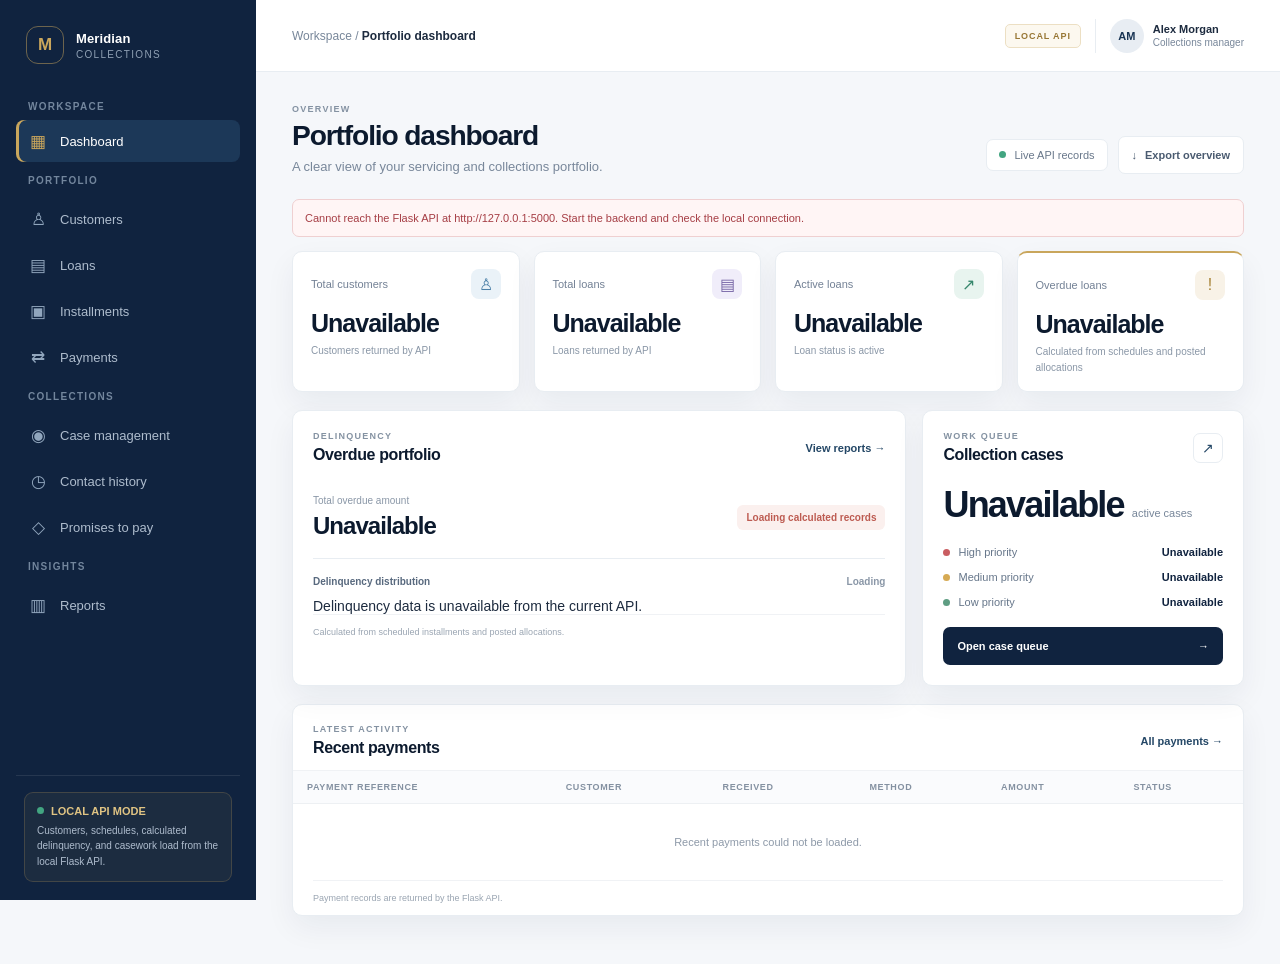
<file: frontend/index.html>
<!doctype html>
<html lang="en">
  <head>
    <meta charset="utf-8">
    <meta name="viewport" content="width=device-width, initial-scale=1">
    <meta name="theme-color" content="#10233f">
    <meta name="description" content="Loan delinquency and collection management dashboard connected to the local Flask API">
    <title>Portfolio overview · Meridian Collections</title>
    <link rel="stylesheet" href="css/style.css">
  </head>
  <body data-page="dashboard" data-root="">
    <div class="app-shell">
      <aside class="sidebar" id="app-sidebar" aria-label="Main navigation"></aside>
      <div class="sidebar-scrim" data-sidebar-close></div>
      <div class="workspace">
        <header class="topbar" id="app-topbar"></header>
        <main class="main-content">
          <div class="page-heading">
            <div>
              <p class="eyebrow">OVERVIEW</p>
              <h1>Portfolio dashboard</h1>
              <p class="page-subtitle">A clear view of your servicing and collections portfolio.</p>
            </div>
            <div class="heading-actions">
              <span class="date-chip"><span class="live-dot"></span> Live API records</span>
              <button class="button button-secondary" type="button" data-action="download-report">↓ <span>Export overview</span></button>
            </div>
          </div>

          <section class="metric-grid" aria-label="Portfolio summary">
            <article class="metric-card">
              <div class="metric-top"><span class="metric-label">Total customers</span><span class="metric-icon icon-blue">♙</span></div>
              <strong class="metric-value">Loading</strong><span class="metric-foot">Customers returned by API</span>
            </article>
            <article class="metric-card">
              <div class="metric-top"><span class="metric-label">Total loans</span><span class="metric-icon icon-violet">▤</span></div>
              <strong class="metric-value">Loading</strong><span class="metric-foot">Loans returned by API</span>
            </article>
            <article class="metric-card">
              <div class="metric-top"><span class="metric-label">Active loans</span><span class="metric-icon icon-green">↗</span></div>
              <strong class="metric-value">Loading</strong><span class="metric-foot">Loan status is active</span>
            </article>
            <article class="metric-card metric-card-alert">
              <div class="metric-top"><span class="metric-label">Overdue loans</span><span class="metric-icon icon-gold">!</span></div>
              <strong class="metric-value">Loading</strong><span class="metric-foot">Calculated from schedules and posted allocations</span>
            </article>
          </section>

          <section class="overview-grid">
            <article class="panel overdue-panel">
              <div class="panel-header">
                <div><p class="eyebrow">DELINQUENCY</p><h2>Overdue portfolio</h2></div>
                <a class="text-link" href="pages/reports.html">View reports <span aria-hidden="true">→</span></a>
              </div>
              <div class="overdue-total">
                <div><span class="muted-label">Total overdue amount</span><strong>Loading</strong></div>
                <span class="trend-pill">Loading calculated records</span>
              </div>
              <div class="chart-heading"><span>Delinquency distribution</span><span class="muted-label">Loading</span></div>
              <div class="distribution-chart">Loading delinquency data…</div>
              <div class="panel-footer-note">Calculated from scheduled installments and posted allocations.</div>
            </article>

            <article class="panel collection-summary">
              <div class="panel-header">
                <div><p class="eyebrow">WORK QUEUE</p><h2>Collection cases</h2></div>
                <a class="icon-link" href="pages/collections.html" aria-label="View collection cases">↗</a>
              </div>
              <div class="case-count"><strong>Loading</strong><span>active cases</span></div>
              <div class="case-priority-list">
                <div><span><i class="priority-marker priority-high"></i>High priority</span><b>Loading</b></div>
                <div><span><i class="priority-marker priority-medium"></i>Medium priority</span><b>Loading</b></div>
                <div><span><i class="priority-marker priority-low"></i>Low priority</span><b>Loading</b></div>
              </div>
              <a class="button button-navy button-block" href="pages/collections.html">Open case queue <span>→</span></a>
            </article>
          </section>

          <section class="panel table-panel">
            <div class="panel-header panel-header-wrap">
              <div><p class="eyebrow">LATEST ACTIVITY</p><h2>Recent payments</h2></div>
              <a class="text-link" href="pages/payments.html">All payments <span aria-hidden="true">→</span></a>
            </div>
            <div class="table-wrap">
              <table class="data-table">
                <thead><tr><th>Payment reference</th><th>Customer</th><th>Received</th><th>Method</th><th>Amount</th><th>Status</th></tr></thead>
                <tbody>
                  <tr><td><span class="primary-cell">PAY-000013</span><small>Loan LON-000006</small></td><td>Zoya Singh</td><td>12 Oct 2026</td><td>Mobile wallet</td><td class="amount-cell">₹ 10,000</td><td><span class="badge badge-success">Posted</span></td></tr>
                  <tr><td><span class="primary-cell">PAY-000012</span><small>Loan LON-000006</small></td><td>Zoya Singh</td><td>03 Sep 2026</td><td>Debit card</td><td class="amount-cell">₹ 36,750</td><td><span class="badge badge-success">Posted</span></td></tr>
                  <tr><td><span class="primary-cell">PAY-000010</span><small>Loan LON-000004</small></td><td>Isha Kapoor</td><td>02 Sep 2026</td><td>Bank transfer</td><td class="amount-cell">₹ 20,600</td><td><span class="badge badge-success">Posted</span></td></tr>
                  <tr><td><span class="primary-cell">PAY-000007</span><small>Loan LON-000003</small></td><td>Dev Bose</td><td>12 Oct 2026</td><td>Mobile wallet</td><td class="amount-cell">₹ 10,000</td><td><span class="badge badge-success">Posted</span></td></tr>
                </tbody>
              </table>
            </div>
            <div class="panel-footer-note">Payment records are returned by the Flask API.</div>
          </section>
        </main>
      </div>
      <div class="toast-region" aria-live="polite" aria-atomic="true"></div>
    </div>
    <script src="js/api.js"></script>
    <script src="js/app.js"></script>
    <script src="js/dashboard.js"></script>
  </body>
</html>
</file>
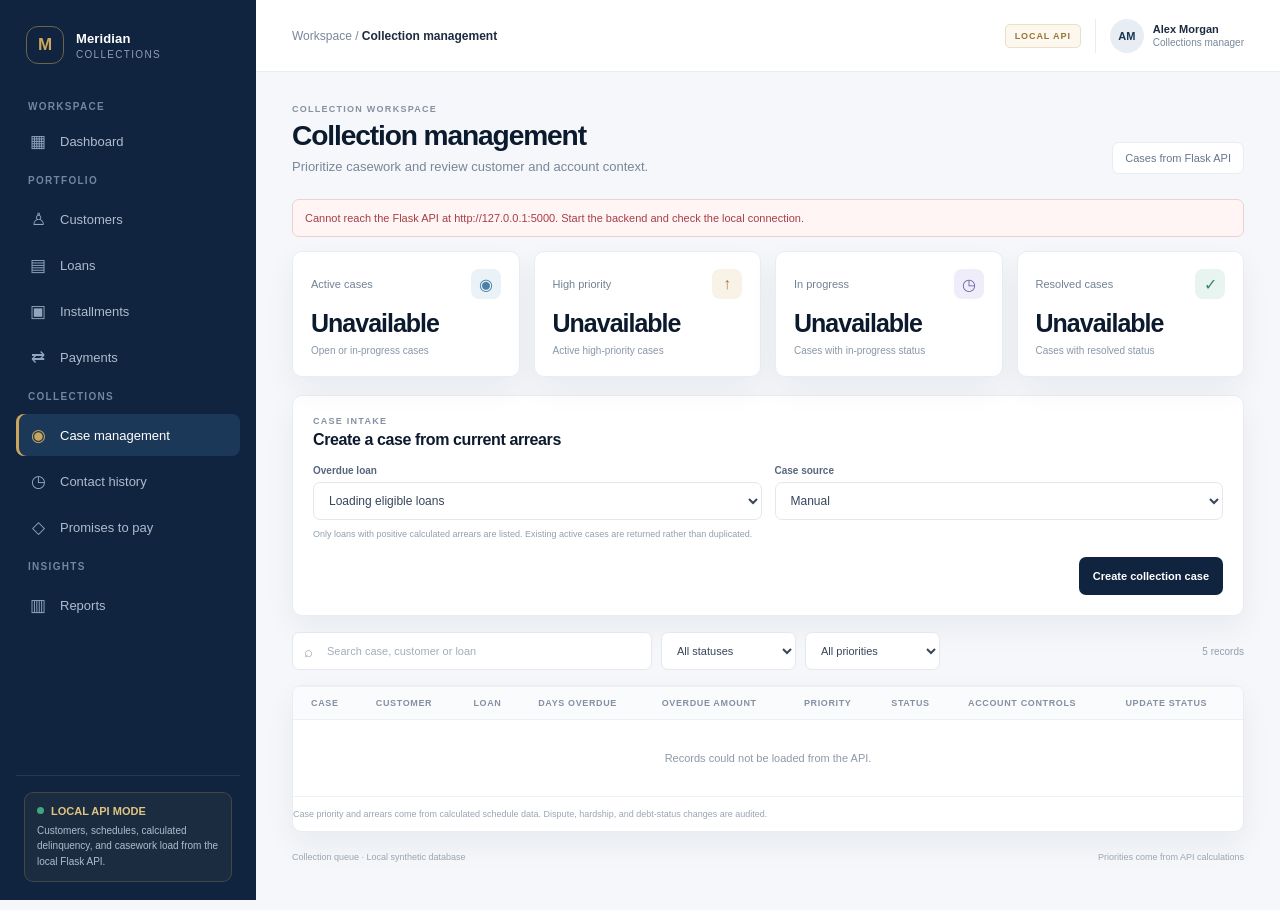
<file: frontend/pages/collections.html>
<!doctype html>
<html lang="en">
  <head><meta charset="utf-8"><meta name="viewport" content="width=device-width, initial-scale=1"><meta name="theme-color" content="#10233f"><title>Collections · Meridian Collections</title><link rel="stylesheet" href="../css/style.css"></head>
  <body data-page="collections" data-root="../"><div class="app-shell"><aside class="sidebar" id="app-sidebar" aria-label="Main navigation"></aside><div class="sidebar-scrim" data-sidebar-close></div><div class="workspace"><header class="topbar" id="app-topbar"></header>
    <main class="main-content">
      <div class="page-heading"><div><p class="eyebrow">COLLECTION WORKSPACE</p><h1>Collection management</h1><p class="page-subtitle">Prioritize casework and review customer and account context.</p></div><div class="heading-actions"><span class="date-chip">Cases from Flask API</span></div></div>
      <section class="metric-grid">
        <article class="metric-card"><div class="metric-top"><span class="metric-label">Active cases</span><span class="metric-icon icon-blue">◉</span></div><strong class="metric-value">Loading</strong><span class="metric-foot">Open or in-progress cases</span></article>
        <article class="metric-card"><div class="metric-top"><span class="metric-label">High priority</span><span class="metric-icon icon-gold">↑</span></div><strong class="metric-value">Loading</strong><span class="metric-foot">Active high-priority cases</span></article>
        <article class="metric-card"><div class="metric-top"><span class="metric-label">In progress</span><span class="metric-icon icon-violet">◷</span></div><strong class="metric-value">Loading</strong><span class="metric-foot">Cases with in-progress status</span></article>
        <article class="metric-card"><div class="metric-top"><span class="metric-label">Resolved cases</span><span class="metric-icon icon-green">✓</span></div><strong class="metric-value">Loading</strong><span class="metric-foot">Cases with resolved status</span></article>
      </section>
      <section class="panel" style="margin-bottom:16px" aria-label="Create a collection case">
        <div class="panel-header"><div><p class="eyebrow">CASE INTAKE</p><h2>Create a case from current arrears</h2></div></div>
        <form id="collection-case-form"><div class="form-grid">
          <div class="form-field"><label for="case-loan">Overdue loan</label><select class="form-control" id="case-loan" name="loan_id" required><option value="">Loading eligible loans</option></select></div>
          <div class="form-field"><label for="case-source">Case source</label><select class="form-control" id="case-source" name="case_source"><option value="manual">Manual</option><option value="system">System</option><option value="import">Import</option></select></div>
        </div><p class="form-hint">Only loans with positive calculated arrears are listed. Existing active cases are returned rather than duplicated.</p>
        <div class="message" id="collection-case-message" role="status"></div><div class="dialog-actions"><button class="button button-primary" type="submit">Create collection case</button></div></form>
      </section>
      <section class="filter-bar"><label class="search-field"><span class="search-icon" aria-hidden="true">⌕</span><input class="form-control" type="search" placeholder="Search case, customer or loan" aria-label="Search collection cases" data-filter-table="#case-table" data-status-filter="#case-status-filter"></label><select class="form-control" id="case-status-filter" aria-label="Filter case status"><option value="">All statuses</option><option value="open">Open</option><option value="in_progress">In progress</option><option value="resolved">Resolved</option><option value="closed">Closed</option></select><select class="form-control" id="case-priority-filter" aria-label="Filter case priority"><option value="">All priorities</option><option value="high">High priority</option><option value="medium">Medium priority</option><option value="low">Low priority</option></select><span class="table-count" data-visible-count>5 records</span></section>
      <section class="table-shell"><div class="table-wrap"><table class="data-table" id="case-table"><thead><tr><th>Case</th><th>Customer</th><th>Loan</th><th>Days overdue</th><th>Overdue amount</th><th>Priority</th><th>Status</th><th>Account controls</th><th>Update status</th></tr></thead><tbody>
        <tr data-status="in_progress" data-priority="high" data-search="cas-000001 vikram patel cus-000001 lon-000001 high">
          <td><span class="primary-cell">CAS-000001</span><small>Opened 20 Aug 2026</small></td><td>Vikram Patel<small>CUS-000001</small></td><td>LON-000001</td><td>82 days</td><td class="amount-cell">₹ 1,04,800</td><td><span class="badge badge-danger">High</span></td><td class="case-status-cell"><span class="badge badge-info">In progress</span></td><td><select class="status-select" aria-label="Update status for CAS-000001"><option value="in_progress" selected>In progress</option><option value="open">Open</option><option value="resolved">Resolved</option><option value="closed">Closed</option></select></td>
        </tr>
        <tr data-status="in_progress" data-priority="medium" data-search="cas-000002 sana menon cus-000002 lon-000002 medium">
          <td><span class="primary-cell">CAS-000002</span><small>Opened 10 Sep 2026</small></td><td>Sana Menon<small>CUS-000002</small></td><td>LON-000002</td><td>51 days</td><td class="amount-cell">₹ 62,100</td><td><span class="badge badge-warning">Medium</span></td><td class="case-status-cell"><span class="badge badge-info">In progress</span></td><td><select class="status-select" aria-label="Update status for CAS-000002"><option value="in_progress" selected>In progress</option><option value="open">Open</option><option value="resolved">Resolved</option><option value="closed">Closed</option></select></td>
        </tr>
        <tr data-status="open" data-priority="high" data-search="cas-000003 dev bose cus-000003 lon-000003 high">
          <td><span class="primary-cell">CAS-000003</span><small>Opened 10 Jul 2026</small></td><td>Dev Bose<small>CUS-000003</small></td><td>LON-000003</td><td>113 days</td><td class="amount-cell">₹ 1,48,750</td><td><span class="badge badge-danger">High</span></td><td class="case-status-cell"><span class="badge badge-neutral">Open</span></td><td><select class="status-select" aria-label="Update status for CAS-000003"><option value="open" selected>Open</option><option value="in_progress">In progress</option><option value="resolved">Resolved</option><option value="closed">Closed</option></select></td>
        </tr>
        <tr data-status="open" data-priority="low" data-search="cas-000004 isha kapoor cus-000004 lon-000004 low">
          <td><span class="primary-cell">CAS-000004</span><small>Opened 10 Oct 2026</small></td><td>Isha Kapoor<small>CUS-000004</small></td><td>LON-000004</td><td>21 days</td><td class="amount-cell">₹ 20,450</td><td><span class="badge badge-success">Low</span></td><td class="case-status-cell"><span class="badge badge-neutral">Open</span></td><td><select class="status-select" aria-label="Update status for CAS-000004"><option value="open" selected>Open</option><option value="in_progress">In progress</option><option value="resolved">Resolved</option><option value="closed">Closed</option></select></td>
        </tr>
        <tr data-status="in_progress" data-priority="medium" data-search="cas-000005 zoya singh cus-000006 lon-000006 medium">
          <td><span class="primary-cell">CAS-000005</span><small>Opened 10 Oct 2026</small></td><td>Zoya Singh<small>CUS-000006</small></td><td>LON-000006</td><td>21 days</td><td class="amount-cell">₹ 26,400</td><td><span class="badge badge-warning">Medium</span></td><td class="case-status-cell"><span class="badge badge-info">In progress</span></td><td><select class="status-select" aria-label="Update status for CAS-000005"><option value="in_progress" selected>In progress</option><option value="open">Open</option><option value="resolved">Resolved</option><option value="closed">Closed</option></select></td>
        </tr>
      </tbody></table></div><div class="panel-footer-note">Case priority and arrears come from calculated schedule data. Dispute, hardship, and debt-status changes are audited.</div></section>
      <div class="page-footer"><span>Collection queue · Local synthetic database</span><span>Priorities come from API calculations</span></div>
    </main></div><div class="toast-region" aria-live="polite" aria-atomic="true"></div></div>
    <script src="../js/api.js"></script><script src="../js/app.js"></script><script src="../js/collections.js"></script>
  </body>
</html>
</file>
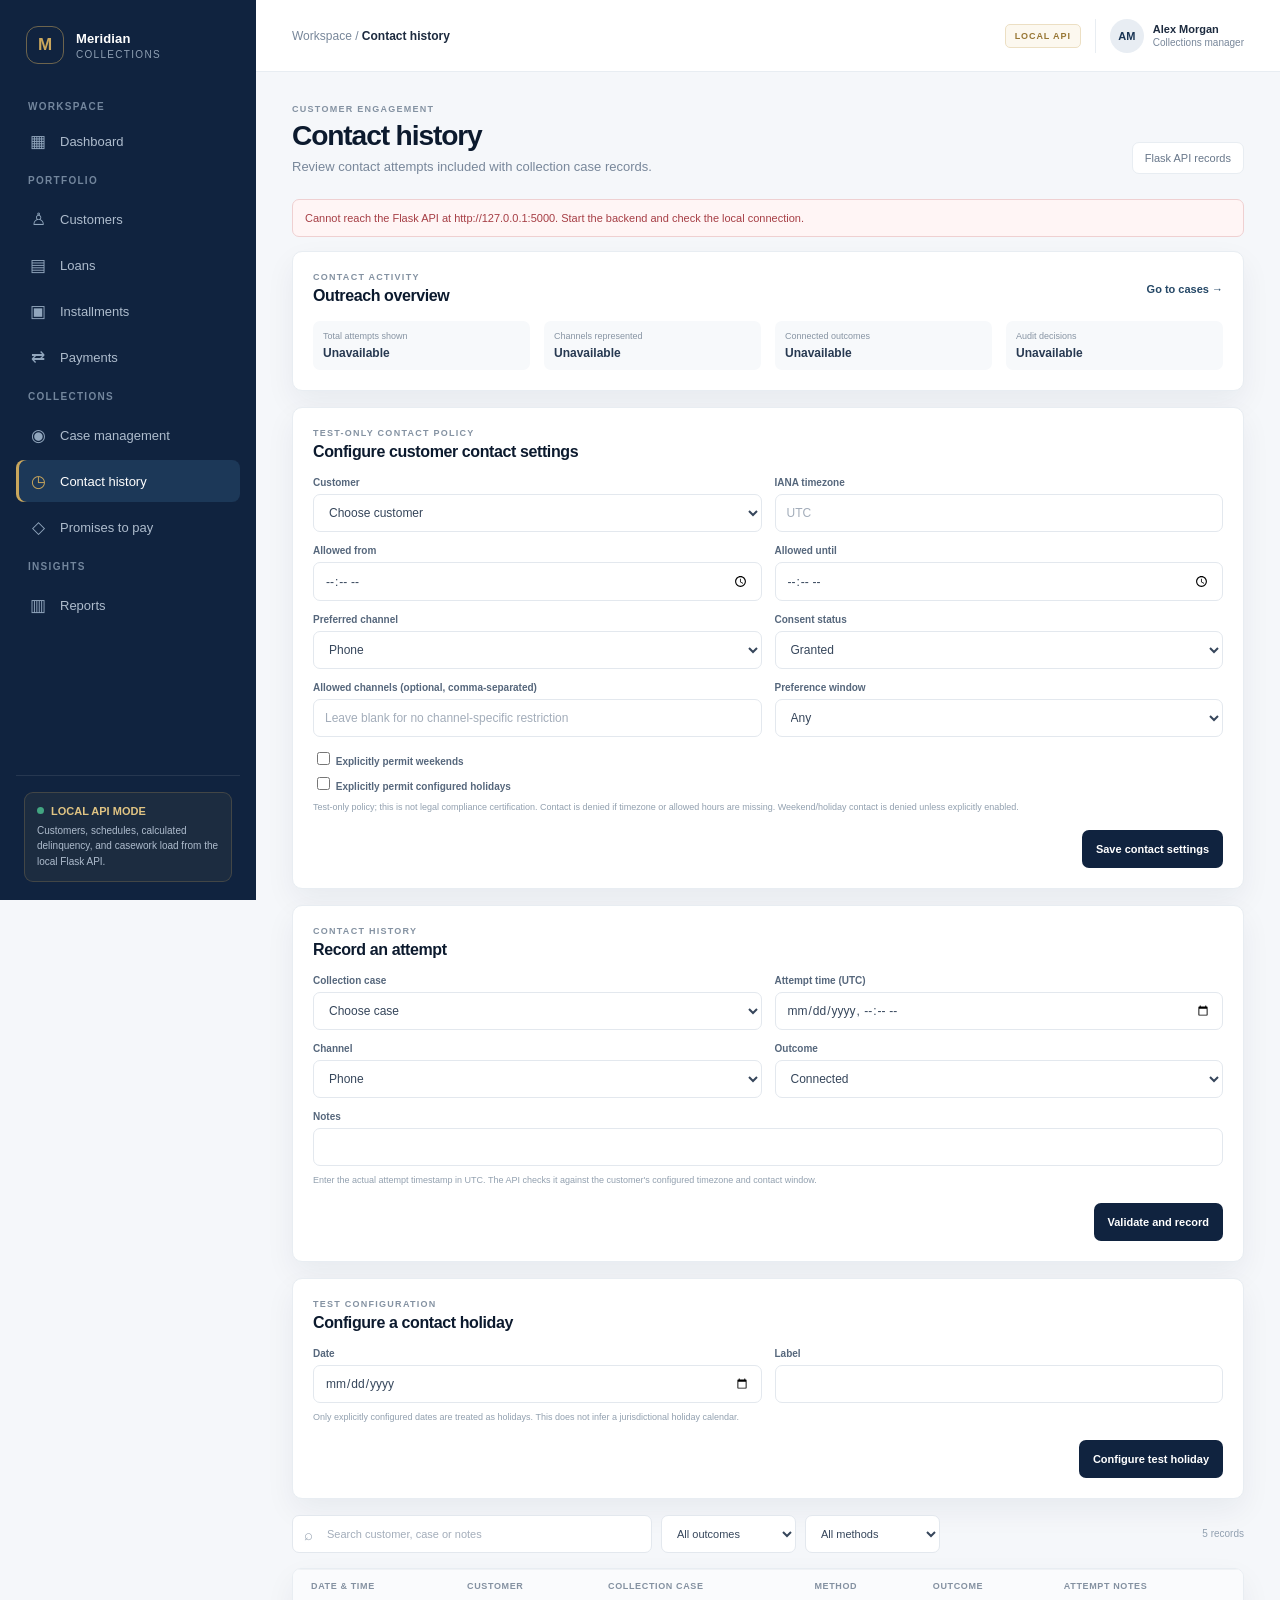
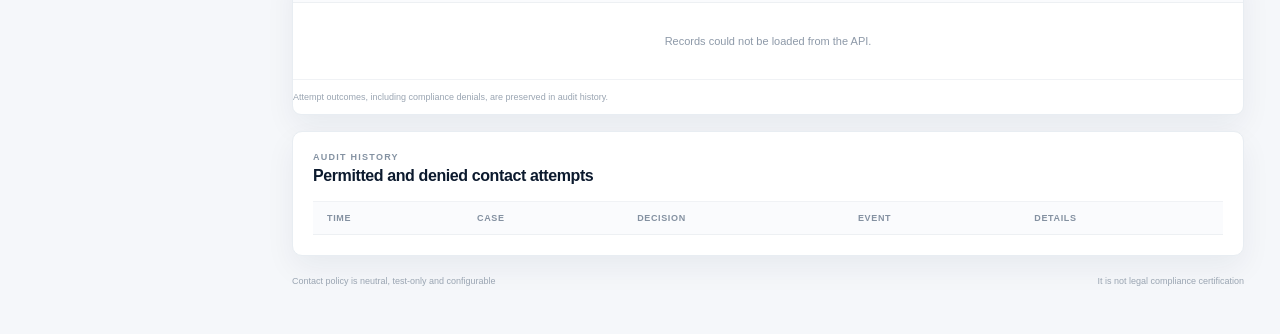
<file: frontend/pages/contact_history.html>
<!doctype html>
<html lang="en">
  <head><meta charset="utf-8"><meta name="viewport" content="width=device-width, initial-scale=1"><meta name="theme-color" content="#10233f"><title>Contact history · Meridian Collections</title><link rel="stylesheet" href="../css/style.css"></head>
  <body data-page="contact_history" data-root="../"><div class="app-shell"><aside class="sidebar" id="app-sidebar" aria-label="Main navigation"></aside><div class="sidebar-scrim" data-sidebar-close></div><div class="workspace"><header class="topbar" id="app-topbar"></header>
    <main class="main-content">
      <div class="page-heading"><div><p class="eyebrow">CUSTOMER ENGAGEMENT</p><h1>Contact history</h1><p class="page-subtitle">Review contact attempts included with collection case records.</p></div><div class="heading-actions"><span class="date-chip">Flask API records</span></div></div>
      <section class="panel" style="margin-bottom:16px">
        <div class="panel-header"><div><p class="eyebrow">CONTACT ACTIVITY</p><h2>Outreach overview</h2></div><a class="text-link" href="collections.html">Go to cases <span aria-hidden="true">→</span></a></div>
        <div class="metric-grid" style="margin:0">
          <div class="detail-item"><span>Total attempts shown</span><strong>Loading</strong></div><div class="detail-item"><span>Channels represented</span><strong>Loading</strong></div><div class="detail-item"><span>Connected outcomes</span><strong>Loading</strong></div><div class="detail-item"><span>Audit decisions</span><strong>Loading</strong></div>
        </div>
      </section>
      <section class="panel" style="margin-bottom:16px" aria-label="Configure contact preferences">
        <div class="panel-header"><div><p class="eyebrow">TEST-ONLY CONTACT POLICY</p><h2>Configure customer contact settings</h2></div></div>
        <form id="contact-preference-form">
          <div class="form-grid">
            <div class="form-field"><label for="contact-customer">Customer</label><select class="form-control" id="contact-customer" name="customer_id" required><option value="">Choose customer</option></select></div>
            <div class="form-field"><label for="contact-timezone">IANA timezone</label><input class="form-control" id="contact-timezone" name="timezone" required placeholder="UTC"></div>
            <div class="form-field"><label for="contact-start">Allowed from</label><input class="form-control" id="contact-start" name="allowed_contact_start" type="time" required></div>
            <div class="form-field"><label for="contact-end">Allowed until</label><input class="form-control" id="contact-end" name="allowed_contact_end" type="time" required></div>
            <div class="form-field"><label for="contact-channel-preference">Preferred channel</label><select class="form-control" id="contact-channel-preference" name="preferred_channel"><option value="phone">Phone</option><option value="email">Email</option><option value="sms">SMS</option><option value="letter">Letter</option><option value="none">None</option></select></div>
            <div class="form-field"><label for="contact-consent">Consent status</label><select class="form-control" id="contact-consent" name="consent_status"><option value="granted">Granted</option><option value="not_required">Not required</option><option value="withdrawn">Withdrawn</option></select></div>
            <div class="form-field"><label for="contact-allowed-channels">Allowed channels (optional, comma-separated)</label><input class="form-control" id="contact-allowed-channels" name="allowed_channels" placeholder="Leave blank for no channel-specific restriction"></div>
            <div class="form-field"><label for="contact-window">Preference window</label><select class="form-control" id="contact-window" name="contact_window"><option value="any">Any</option><option value="morning">Morning</option><option value="afternoon">Afternoon</option><option value="evening">Evening</option></select></div>
          </div>
          <div class="form-field" style="margin-top:12px"><label><input type="checkbox" name="weekend_contact_allowed"> Explicitly permit weekends</label><label><input type="checkbox" name="holiday_contact_allowed"> Explicitly permit configured holidays</label></div>
          <p class="form-hint">Test-only policy; this is not legal compliance certification. Contact is denied if timezone or allowed hours are missing. Weekend/holiday contact is denied unless explicitly enabled.</p>
          <div class="message" id="contact-preference-message" role="status"></div>
          <div class="dialog-actions"><button class="button button-primary" type="submit">Save contact settings</button></div>
        </form>
      </section>
      <section class="panel" style="margin-bottom:16px" aria-label="Record a contact attempt">
        <div class="panel-header"><div><p class="eyebrow">CONTACT HISTORY</p><h2>Record an attempt</h2></div></div>
        <form id="contact-attempt-form">
          <div class="form-grid">
            <div class="form-field"><label for="contact-case">Collection case</label><select class="form-control" id="contact-case" name="case_id" required><option value="">Choose case</option></select></div>
            <div class="form-field"><label for="contact-attempted-at">Attempt time (UTC)</label><input class="form-control" id="contact-attempted-at" name="attempted_at" type="datetime-local" required></div>
            <div class="form-field"><label for="contact-channel-attempt">Channel</label><select class="form-control" id="contact-channel-attempt" name="channel" required><option value="phone">Phone</option><option value="email">Email</option><option value="sms">SMS</option><option value="letter">Letter</option></select></div>
            <div class="form-field"><label for="contact-outcome-attempt">Outcome</label><select class="form-control" id="contact-outcome-attempt" name="outcome" required><option value="connected">Connected</option><option value="no_answer">No answer</option><option value="left_message">Left message</option><option value="message_sent">Message sent</option><option value="wrong_contact">Wrong contact</option><option value="opted_out">Opted out</option></select></div>
            <div class="form-field form-field-full"><label for="contact-attempt-notes">Notes</label><input class="form-control" id="contact-attempt-notes" name="notes" maxlength="500"></div>
          </div>
          <p class="form-hint">Enter the actual attempt timestamp in UTC. The API checks it against the customer's configured timezone and contact window.</p>
          <div class="message" id="contact-attempt-message" role="status"></div>
          <div class="dialog-actions"><button class="button button-primary" type="submit">Validate and record</button></div>
        </form>
      </section>
      <section class="panel" style="margin-bottom:16px" aria-label="Configure a test contact holiday">
        <div class="panel-header"><div><p class="eyebrow">TEST CONFIGURATION</p><h2>Configure a contact holiday</h2></div></div>
        <form id="contact-holiday-form"><div class="form-grid">
          <div class="form-field"><label for="contact-holiday-date">Date</label><input class="form-control" id="contact-holiday-date" name="holiday_date" type="date" required></div>
          <div class="form-field"><label for="contact-holiday-label">Label</label><input class="form-control" id="contact-holiday-label" name="label" maxlength="120" required></div>
        </div><p class="form-hint">Only explicitly configured dates are treated as holidays. This does not infer a jurisdictional holiday calendar.</p>
        <div class="message" id="contact-holiday-message" role="status"></div><div class="dialog-actions"><button class="button button-primary" type="submit">Configure test holiday</button></div></form>
      </section>
      <section class="filter-bar"><label class="search-field"><span class="search-icon" aria-hidden="true">⌕</span><input class="form-control" type="search" placeholder="Search customer, case or notes" aria-label="Search contact attempts" data-filter-table="#contact-table" data-status-filter="#contact-outcome"></label><select class="form-control" id="contact-outcome" aria-label="Filter by outcome"><option value="">All outcomes</option><option value="connected">Connected</option><option value="no_answer">No answer</option><option value="left_message">Left message</option><option value="message_sent">Message sent</option><option value="wrong_contact">Wrong contact</option><option value="opted_out">Opted out</option></select><select class="form-control" id="contact-channel" aria-label="Filter by contact method"><option value="">All methods</option><option value="phone">Phone</option><option value="sms">SMS</option><option value="email">Email</option><option value="letter">Letter</option></select><span class="table-count" data-visible-count>5 records</span></section>
      <section class="table-shell"><div class="table-wrap"><table class="data-table" id="contact-table"><thead><tr><th>Date & time</th><th>Customer</th><th>Collection case</th><th>Method</th><th>Outcome</th><th>Attempt notes</th></tr></thead><tbody>
        <tr data-status="connected" data-channel="phone" data-search="vikram patel cas-000001 connected possible payment date"><td><span class="primary-cell">18 Oct 2026</span><small>14:00 UTC</small></td><td>Vikram Patel<small>CUS-000001</small></td><td>CAS-000001</td><td><span class="badge badge-info">Phone</span></td><td><span class="badge badge-success">Connected</span></td><td>Discussed a possible payment date.</td></tr>
        <tr data-status="message_sent" data-channel="sms" data-search="sana menon cas-000002 sms message sent reminder reply date"><td><span class="primary-cell">10 Oct 2026</span><small>18:00 UTC</small></td><td>Sana Menon<small>CUS-000002</small></td><td>CAS-000002</td><td><span class="badge badge-info">SMS</span></td><td><span class="badge badge-success">Message sent</span></td><td>Payment reminder sent; customer replied with a date.</td></tr>
        <tr data-status="message_sent" data-channel="email" data-search="dev bose cas-000003 email message sent follow-up"><td><span class="primary-cell">11 Oct 2026</span><small>10:00 UTC</small></td><td>Dev Bose<small>CUS-000003</small></td><td>CAS-000003</td><td><span class="badge badge-info">Email</span></td><td><span class="badge badge-success">Message sent</span></td><td>Follow-up reminder sent.</td></tr>
        <tr data-status="no_answer" data-channel="phone" data-search="isha kapoor cas-000004 phone no answer follow-up"><td><span class="primary-cell">15 Oct 2026</span><small>09:30 UTC</small></td><td>Isha Kapoor<small>CUS-000004</small></td><td>CAS-000004</td><td><span class="badge badge-info">Phone</span></td><td><span class="badge badge-warning">No answer</span></td><td>No answer; follow-up scheduled.</td></tr>
        <tr data-status="message_sent" data-channel="sms" data-search="zoya singh cas-000005 sms message reminder preferred"><td><span class="primary-cell">16 Oct 2026</span><small>18:00 UTC</small></td><td>Zoya Singh<small>CUS-000006</small></td><td>CAS-000005</td><td><span class="badge badge-info">SMS</span></td><td><span class="badge badge-success">Message sent</span></td><td>Reminder sent through the preferred channel.</td></tr>
      </tbody></table></div><div class="panel-footer-note">Attempt outcomes, including compliance denials, are preserved in audit history.</div></section>
      <section class="panel" style="margin-top:16px"><div class="panel-header"><div><p class="eyebrow">AUDIT HISTORY</p><h2>Permitted and denied contact attempts</h2></div></div><div class="table-wrap"><table class="data-table" id="contact-audit-table"><thead><tr><th>Time</th><th>Case</th><th>Decision</th><th>Event</th><th>Details</th></tr></thead><tbody></tbody></table></div></section>
      <div class="page-footer"><span>Contact policy is neutral, test-only and configurable</span><span>It is not legal compliance certification</span></div>
    </main></div><div class="toast-region" aria-live="polite" aria-atomic="true"></div></div>
    <script src="../js/api.js"></script><script src="../js/app.js"></script><script src="../js/collections.js"></script>
  </body>
</html>
</file>
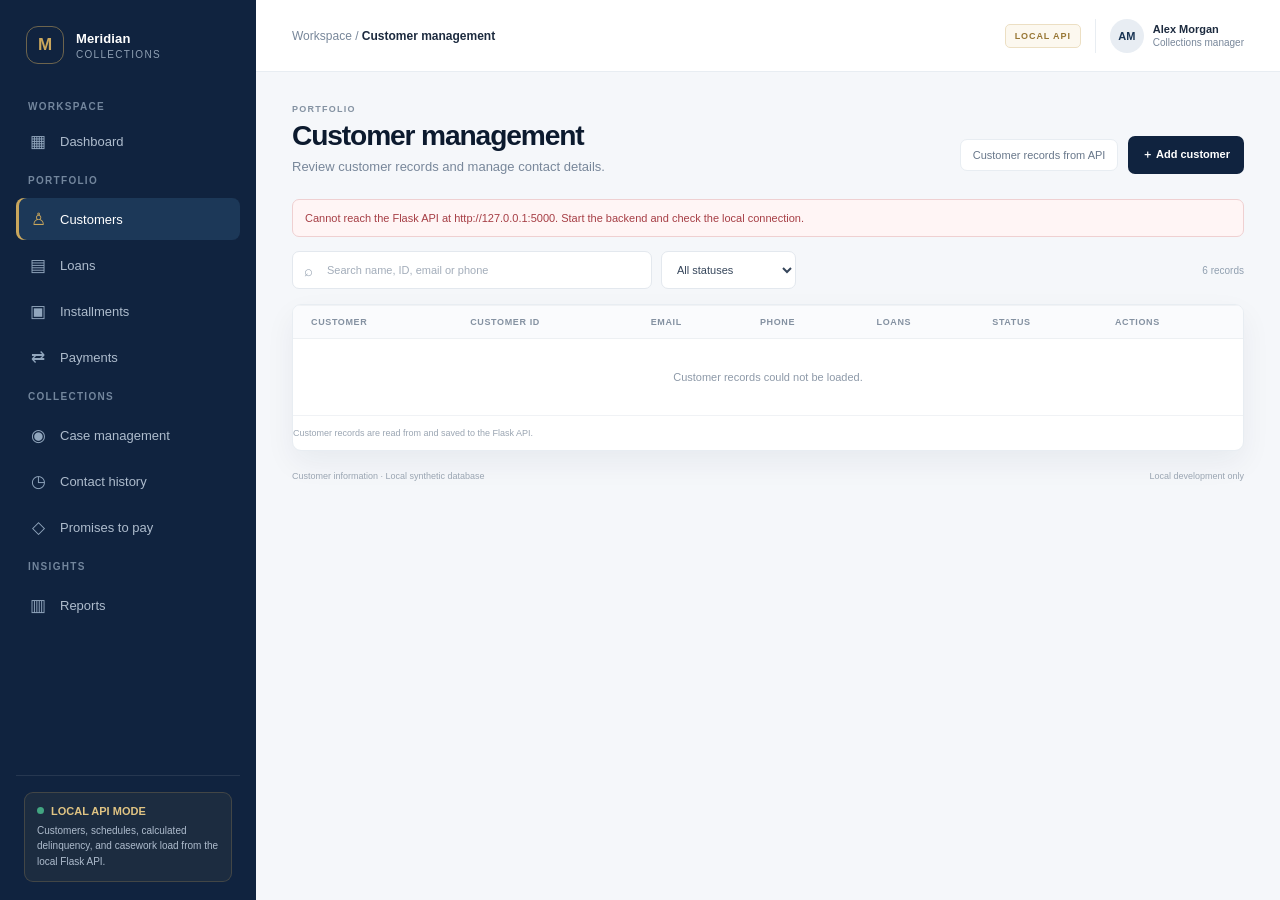
<file: frontend/pages/customers.html>
<!doctype html>
<html lang="en">
  <head>
    <meta charset="utf-8">
    <meta name="viewport" content="width=device-width, initial-scale=1">
    <meta name="theme-color" content="#10233f">
    <title>Customers · Meridian Collections</title>
    <link rel="stylesheet" href="../css/style.css">
  </head>
  <body data-page="customers" data-root="../">
    <div class="app-shell">
      <aside class="sidebar" id="app-sidebar" aria-label="Main navigation"></aside>
      <div class="sidebar-scrim" data-sidebar-close></div>
      <div class="workspace">
        <header class="topbar" id="app-topbar"></header>
        <main class="main-content">
          <div class="page-heading">
            <div><p class="eyebrow">PORTFOLIO</p><h1>Customer management</h1><p class="page-subtitle">Review customer records and manage contact details.</p></div>
            <div class="heading-actions"><span class="date-chip">Customer records from API</span><button class="button button-primary" type="button" data-action="add-customer">＋ Add customer</button></div>
          </div>
          <section class="filter-bar" aria-label="Customer filters">
            <label class="search-field"><span class="search-icon" aria-hidden="true">⌕</span><input class="form-control" type="search" placeholder="Search name, ID, email or phone" aria-label="Search customers" data-filter-table="#customer-table" data-status-filter="#customer-status-filter"></label>
            <select class="form-control" id="customer-status-filter" aria-label="Filter by customer status"><option value="">All statuses</option><option value="active">Active</option><option value="inactive">Inactive</option></select>
            <span class="table-count" data-visible-count>6 records</span>
          </section>
          <section class="table-shell" aria-label="Customer records">
            <div class="table-wrap">
              <table class="data-table" id="customer-table">
                <thead><tr><th>Customer</th><th>Customer ID</th><th>Email</th><th>Phone</th><th>Loans</th><th>Status</th><th>Actions</th></tr></thead>
                <tbody>
                  <tr data-status="active" data-search="vikram patel cus-000001 vikram.patel.1@example.test +910000010001" data-details='[["Customer ID","CUS-000001"],["Name","Vikram Patel"],["Email","vikram.patel.1@example.test"],["Phone","+910000010001"],["Customer status","Active"],["Loan count","1"]]'>
                    <td><span class="primary-cell">Vikram Patel</span><small>Customer since 01 Mar 2026</small></td><td>CUS-000001</td><td>vikram.patel.1@example.test</td><td>+91 00000 10001</td><td>1</td><td><span class="badge badge-success">Active</span></td><td><button class="table-action" type="button" data-action="show-details">View</button><button class="table-action" type="button" data-action="edit-customer" data-customer-id="CUS-000001">Edit</button></td>
                  </tr>
                  <tr data-status="active" data-search="sana menon cus-000002 sana.menon.2@example.test +910000010002" data-details='[["Customer ID","CUS-000002"],["Name","Sana Menon"],["Email","sana.menon.2@example.test"],["Phone","+910000010002"],["Customer status","Active"],["Loan count","1"]]'>
                    <td><span class="primary-cell">Sana Menon</span><small>Customer since 02 Mar 2026</small></td><td>CUS-000002</td><td>sana.menon.2@example.test</td><td>+91 00000 10002</td><td>1</td><td><span class="badge badge-success">Active</span></td><td><button class="table-action" type="button" data-action="show-details">View</button><button class="table-action" type="button" data-action="edit-customer" data-customer-id="CUS-000002">Edit</button></td>
                  </tr>
                  <tr data-status="active" data-search="dev bose cus-000003 dev.bose.3@example.test +910000010003" data-details='[["Customer ID","CUS-000003"],["Name","Dev Bose"],["Email","dev.bose.3@example.test"],["Phone","+910000010003"],["Customer status","Active"],["Loan count","1"]]'>
                    <td><span class="primary-cell">Dev Bose</span><small>Customer since 03 Mar 2026</small></td><td>CUS-000003</td><td>dev.bose.3@example.test</td><td>+91 00000 10003</td><td>1</td><td><span class="badge badge-success">Active</span></td><td><button class="table-action" type="button" data-action="show-details">View</button><button class="table-action" type="button" data-action="edit-customer" data-customer-id="CUS-000003">Edit</button></td>
                  </tr>
                  <tr data-status="active" data-search="isha kapoor cus-000004 isha.kapoor.4@example.test +910000010004" data-details='[["Customer ID","CUS-000004"],["Name","Isha Kapoor"],["Email","isha.kapoor.4@example.test"],["Phone","+910000010004"],["Customer status","Active"],["Loan count","1"]]'>
                    <td><span class="primary-cell">Isha Kapoor</span><small>Customer since 04 Mar 2026</small></td><td>CUS-000004</td><td>isha.kapoor.4@example.test</td><td>+91 00000 10004</td><td>1</td><td><span class="badge badge-success">Active</span></td><td><button class="table-action" type="button" data-action="show-details">View</button><button class="table-action" type="button" data-action="edit-customer" data-customer-id="CUS-000004">Edit</button></td>
                  </tr>
                  <tr data-status="active" data-search="isha bose cus-000005 isha.bose.5@example.test +910000010005" data-details='[["Customer ID","CUS-000005"],["Name","Isha Bose"],["Email","isha.bose.5@example.test"],["Phone","+910000010005"],["Customer status","Active"],["Loan count","1"]]'>
                    <td><span class="primary-cell">Isha Bose</span><small>Customer since 05 Mar 2026</small></td><td>CUS-000005</td><td>isha.bose.5@example.test</td><td>+91 00000 10005</td><td>1</td><td><span class="badge badge-success">Active</span></td><td><button class="table-action" type="button" data-action="show-details">View</button><button class="table-action" type="button" data-action="edit-customer" data-customer-id="CUS-000005">Edit</button></td>
                  </tr>
                  <tr data-status="active" data-search="zoya singh cus-000006 zoya.singh.6@example.test +910000010006" data-details='[["Customer ID","CUS-000006"],["Name","Zoya Singh"],["Email","zoya.singh.6@example.test"],["Phone","+910000010006"],["Customer status","Active"],["Loan count","1"]]'>
                    <td><span class="primary-cell">Zoya Singh</span><small>Customer since 06 Mar 2026</small></td><td>CUS-000006</td><td>zoya.singh.6@example.test</td><td>+91 00000 10006</td><td>1</td><td><span class="badge badge-success">Active</span></td><td><button class="table-action" type="button" data-action="show-details">View</button><button class="table-action" type="button" data-action="edit-customer" data-customer-id="CUS-000006">Edit</button></td>
                  </tr>
                </tbody>
              </table>
            </div>
            <div class="panel-footer-note">Customer records are read from and saved to the Flask API.</div>
          </section>
          <div class="page-footer"><span>Customer information · Local synthetic database</span><span>Local development only</span></div>
        </main>
      </div>
      <div class="toast-region" aria-live="polite" aria-atomic="true"></div>
    </div>
    <dialog class="dialog" id="customer-dialog" aria-labelledby="customer-dialog-title">
      <div class="dialog-header"><div><p class="eyebrow">CUSTOMER PROFILE</p><h2 id="customer-dialog-title">Add customer</h2></div><button class="icon-button" type="button" data-action="close-dialog" aria-label="Close dialog">×</button></div>
      <div class="dialog-body">
        <div class="message" id="customer-form-message" role="status"></div>
        <form id="customer-form">
          <input type="hidden" name="customer_id">
          <div class="form-grid">
            <div class="form-field"><label for="customer-first-name">First name</label><input class="form-control" id="customer-first-name" name="first_name" required maxlength="80" autocomplete="given-name"></div>
            <div class="form-field"><label for="customer-last-name">Last name</label><input class="form-control" id="customer-last-name" name="last_name" required maxlength="80" autocomplete="family-name"></div>
            <div class="form-field form-field-full"><label for="customer-email">Email address</label><input class="form-control" id="customer-email" name="email" type="email" required maxlength="160" autocomplete="email"></div>
            <div class="form-field"><label for="customer-phone">Phone number</label><input class="form-control" id="customer-phone" name="phone" type="tel" maxlength="24" autocomplete="tel"></div>
            <div class="form-field"><label for="customer-status">Status</label><select class="form-control" id="customer-status" name="customer_status"><option value="active">Active</option><option value="inactive">Inactive</option></select></div>
          </div>
          <p class="form-hint">Changes are submitted to the Flask API.</p>
          <div class="dialog-actions"><button class="button button-secondary" type="button" data-action="close-dialog">Cancel</button><button class="button button-primary" type="submit">Save customer</button></div>
        </form>
      </div>
    </dialog>
    <dialog class="dialog" id="record-dialog" aria-labelledby="record-dialog-title"><div class="dialog-header"><div><p class="eyebrow">CUSTOMER DETAILS</p><h2 id="record-dialog-title">Customer record</h2></div><button class="icon-button" type="button" data-action="close-dialog" aria-label="Close details">×</button></div><div class="dialog-body" data-dialog-content></div></dialog>
    <script src="../js/api.js"></script>
    <script src="../js/app.js"></script>
    <script src="../js/customers.js"></script>
  </body>
</html>
</file>
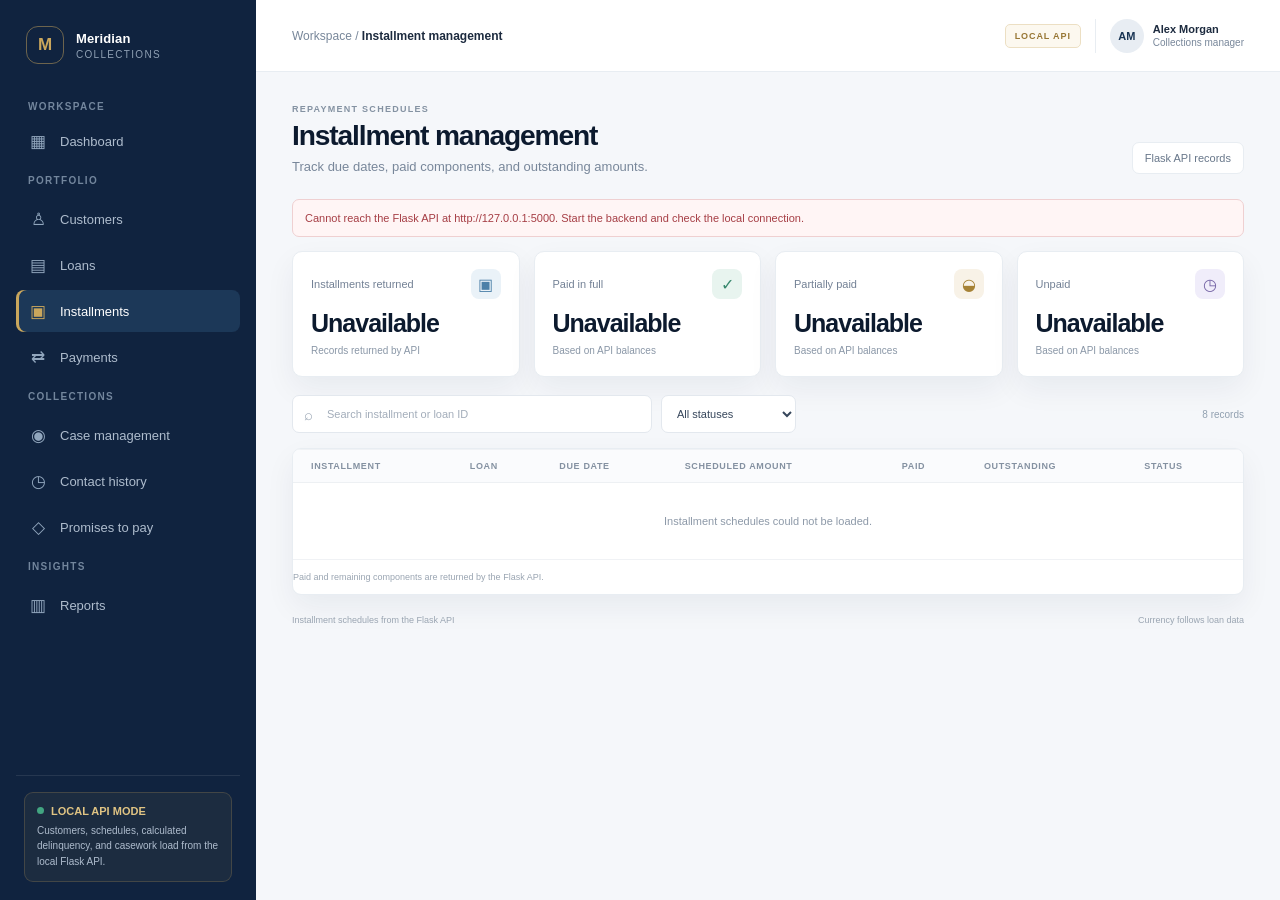
<file: frontend/pages/installments.html>
<!doctype html>
<html lang="en">
  <head><meta charset="utf-8"><meta name="viewport" content="width=device-width, initial-scale=1"><meta name="theme-color" content="#10233f"><title>Installments · Meridian Collections</title><link rel="stylesheet" href="../css/style.css"></head>
  <body data-page="installments" data-root="../"><div class="app-shell"><aside class="sidebar" id="app-sidebar" aria-label="Main navigation"></aside><div class="sidebar-scrim" data-sidebar-close></div><div class="workspace"><header class="topbar" id="app-topbar"></header>
    <main class="main-content">
      <div class="page-heading"><div><p class="eyebrow">REPAYMENT SCHEDULES</p><h1>Installment management</h1><p class="page-subtitle">Track due dates, paid components, and outstanding amounts.</p></div><div class="heading-actions"><span class="date-chip">Flask API records</span></div></div>
      <section class="metric-grid">
        <article class="metric-card"><div class="metric-top"><span class="metric-label">Installments returned</span><span class="metric-icon icon-blue">▣</span></div><strong class="metric-value">Loading</strong><span class="metric-foot">Records returned by API</span></article>
        <article class="metric-card"><div class="metric-top"><span class="metric-label">Paid in full</span><span class="metric-icon icon-green">✓</span></div><strong class="metric-value">Loading</strong><span class="metric-foot">Based on API balances</span></article>
        <article class="metric-card"><div class="metric-top"><span class="metric-label">Partially paid</span><span class="metric-icon icon-gold">◒</span></div><strong class="metric-value">Loading</strong><span class="metric-foot">Based on API balances</span></article>
        <article class="metric-card"><div class="metric-top"><span class="metric-label">Unpaid</span><span class="metric-icon icon-violet">◷</span></div><strong class="metric-value">Loading</strong><span class="metric-foot">Based on API balances</span></article>
      </section>
      <section class="filter-bar"><label class="search-field"><span class="search-icon" aria-hidden="true">⌕</span><input class="form-control" type="search" placeholder="Search installment or loan ID" aria-label="Search installments" data-filter-table="#installment-table" data-status-filter="#installment-status"></label><select class="form-control" id="installment-status" aria-label="Filter installment status"><option value="">All statuses</option><option value="paid">Paid</option><option value="partial">Partially paid</option><option value="unpaid">Unpaid</option></select><span class="table-count" data-visible-count>8 records</span></section>
      <section class="table-shell"><div class="table-wrap"><table class="data-table" id="installment-table"><thead><tr><th>Installment</th><th>Loan</th><th>Due date</th><th>Scheduled amount</th><th>Paid</th><th>Outstanding</th><th>Status</th></tr></thead><tbody>
        <tr data-status="paid" data-search="ins-000001 lon-000001 july paid"><td><span class="primary-cell">INS-000001</span><small>Installment 1</small></td><td>LON-000001</td><td>01 Jul 2026</td><td class="amount-cell">₹ 42,400</td><td>₹ 42,400</td><td>₹ 0</td><td><span class="badge badge-success">Paid</span></td></tr>
        <tr data-status="partial" data-search="ins-000002 lon-000001 august partial"><td><span class="primary-cell">INS-000002</span><small>Installment 2</small></td><td>LON-000001</td><td>01 Aug 2026</td><td class="amount-cell">₹ 42,000</td><td>₹ 20,000</td><td>₹ 22,000</td><td><span class="badge badge-warning">Partially paid</span></td></tr>
        <tr data-status="unpaid" data-search="ins-000003 lon-000001 september overdue"><td><span class="primary-cell">INS-000003</span><small>Installment 3</small></td><td>LON-000001</td><td>01 Sep 2026</td><td class="amount-cell">₹ 41,600</td><td>₹ 0</td><td>₹ 41,600</td><td><span class="badge badge-danger">Unpaid</span></td></tr>
        <tr data-status="unpaid" data-search="ins-000004 lon-000001 october overdue"><td><span class="primary-cell">INS-000004</span><small>Installment 4</small></td><td>LON-000001</td><td>01 Oct 2026</td><td class="amount-cell">₹ 41,200</td><td>₹ 0</td><td>₹ 41,200</td><td><span class="badge badge-danger">Unpaid</span></td></tr>
        <tr data-status="paid" data-search="ins-000007 lon-000002 july paid"><td><span class="primary-cell">INS-000007</span><small>Installment 1</small></td><td>LON-000002</td><td>01 Jul 2026</td><td class="amount-cell">₹ 31,800</td><td>₹ 31,800</td><td>₹ 0</td><td><span class="badge badge-success">Paid</span></td></tr>
        <tr data-status="partial" data-search="ins-000008 lon-000002 august partial"><td><span class="primary-cell">INS-000008</span><small>Installment 2</small></td><td>LON-000002</td><td>01 Aug 2026</td><td class="amount-cell">₹ 31,500</td><td>₹ 30,000</td><td>₹ 1,500</td><td><span class="badge badge-warning">Partially paid</span></td></tr>
        <tr data-status="unpaid" data-search="ins-000013 lon-000003 july unpaid"><td><span class="primary-cell">INS-000013</span><small>Installment 1</small></td><td>LON-000003</td><td>01 Jul 2026</td><td class="amount-cell">₹ 53,750</td><td>₹ 0</td><td>₹ 53,750</td><td><span class="badge badge-danger">Unpaid</span></td></tr>
        <tr data-status="unpaid" data-search="ins-000025 lon-000005 november future"><td><span class="primary-cell">INS-000025</span><small>Installment 1</small></td><td>LON-000005</td><td>01 Nov 2026</td><td class="amount-cell">₹ 63,000</td><td>₹ 0</td><td>₹ 63,000</td><td><span class="badge badge-neutral">Upcoming</span></td></tr>
      </tbody></table></div><div class="panel-footer-note">Paid and remaining components are returned by the Flask API.</div></section>
      <div class="page-footer"><span>Installment schedules from the Flask API</span><span>Currency follows loan data</span></div>
    </main></div><div class="toast-region" aria-live="polite" aria-atomic="true"></div></div>
    <script src="../js/api.js"></script><script src="../js/app.js"></script><script src="../js/installments.js"></script>
  </body>
</html>
</file>
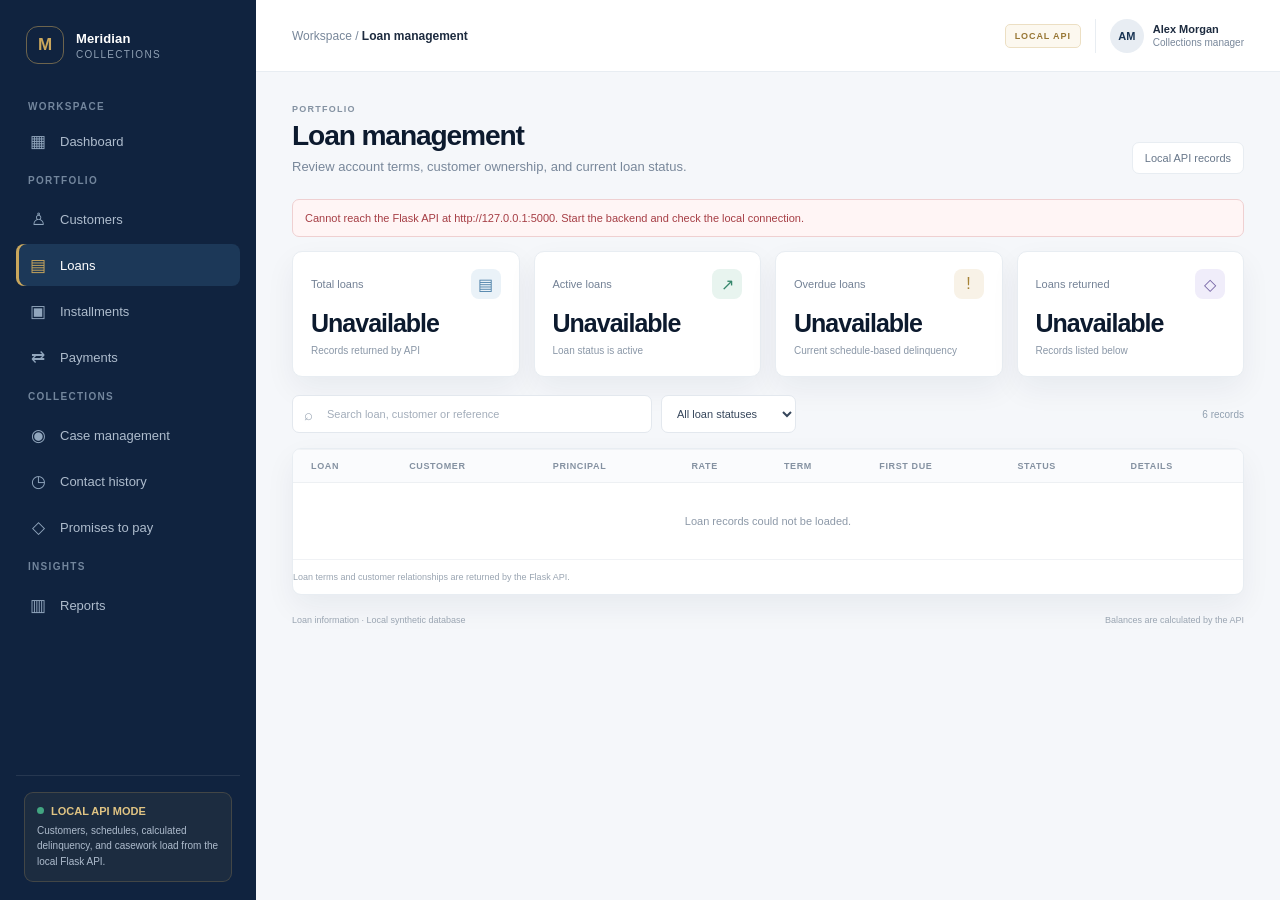
<file: frontend/pages/loans.html>
<!doctype html>
<html lang="en">
  <head>
    <meta charset="utf-8"><meta name="viewport" content="width=device-width, initial-scale=1"><meta name="theme-color" content="#10233f">
    <title>Loans · Meridian Collections</title><link rel="stylesheet" href="../css/style.css">
  </head>
  <body data-page="loans" data-root="../">
    <div class="app-shell"><aside class="sidebar" id="app-sidebar" aria-label="Main navigation"></aside><div class="sidebar-scrim" data-sidebar-close></div>
      <div class="workspace"><header class="topbar" id="app-topbar"></header><main class="main-content">
        <div class="page-heading"><div><p class="eyebrow">PORTFOLIO</p><h1>Loan management</h1><p class="page-subtitle">Review account terms, customer ownership, and current loan status.</p></div><div class="heading-actions"><span class="date-chip">Local API records</span></div></div>
        <section class="metric-grid">
          <article class="metric-card"><div class="metric-top"><span class="metric-label">Total loans</span><span class="metric-icon icon-blue">▤</span></div><strong class="metric-value">Loading</strong><span class="metric-foot">Records returned by API</span></article>
          <article class="metric-card"><div class="metric-top"><span class="metric-label">Active loans</span><span class="metric-icon icon-green">↗</span></div><strong class="metric-value">Loading</strong><span class="metric-foot">Loan status is active</span></article>
          <article class="metric-card"><div class="metric-top"><span class="metric-label">Overdue loans</span><span class="metric-icon icon-gold">!</span></div><strong class="metric-value">Loading</strong><span class="metric-foot">Current schedule-based delinquency</span></article>
          <article class="metric-card"><div class="metric-top"><span class="metric-label">Loans returned</span><span class="metric-icon icon-violet">◇</span></div><strong class="metric-value">Loading</strong><span class="metric-foot">Records listed below</span></article>
        </section>
        <section class="filter-bar">
          <label class="search-field"><span class="search-icon" aria-hidden="true">⌕</span><input class="form-control" type="search" placeholder="Search loan, customer or reference" aria-label="Search loans" data-filter-table="#loan-table" data-status-filter="#loan-status"></label>
          <select class="form-control" id="loan-status" aria-label="Filter loan status"><option value="">All loan statuses</option><option value="active">Active</option><option value="paid_off">Paid off</option><option value="closed">Closed</option><option value="defaulted">Defaulted</option></select>
          <span class="table-count" data-visible-count>6 records</span>
        </section>
        <section class="table-shell"><div class="table-wrap"><table class="data-table" id="loan-table">
          <thead><tr><th>Loan</th><th>Customer</th><th>Principal</th><th>Rate</th><th>Term</th><th>First due</th><th>Status</th><th>Details</th></tr></thead>
          <tbody>
            <tr data-status="active" data-search="lon-000001 ln-2026-0001 vikram patel cus-000001 24000000" data-details='[["Loan ID","LON-000001"],["Reference","LN-2026-0001"],["Customer","Vikram Patel · CUS-000001"],["Original principal","₹ 2,40,000"],["Annual rate","12.00%"],["Term","6 months"],["First due date","01 Jul 2026"],["Status","Active"]]'><td><span class="primary-cell">LON-000001</span><small>LN-2026-0001</small></td><td>Vikram Patel<small>CUS-000001</small></td><td class="amount-cell">₹ 2,40,000</td><td>12.00%</td><td>6 months</td><td>01 Jul 2026</td><td><span class="badge badge-success">Active</span></td><td><button class="table-action" type="button" data-action="show-details">View details</button></td></tr>
            <tr data-status="active" data-search="lon-000002 ln-2026-0002 sana menon cus-000002 18000000" data-details='[["Loan ID","LON-000002"],["Reference","LN-2026-0002"],["Customer","Sana Menon · CUS-000002"],["Original principal","₹ 1,80,000"],["Annual rate","12.00%"],["Term","6 months"],["First due date","01 Jul 2026"],["Status","Active"]]'><td><span class="primary-cell">LON-000002</span><small>LN-2026-0002</small></td><td>Sana Menon<small>CUS-000002</small></td><td class="amount-cell">₹ 1,80,000</td><td>12.00%</td><td>6 months</td><td>01 Jul 2026</td><td><span class="badge badge-success">Active</span></td><td><button class="table-action" type="button" data-action="show-details">View details</button></td></tr>
            <tr data-status="active" data-search="lon-000003 ln-2026-0003 dev bose cus-000003 30000000" data-details='[["Loan ID","LON-000003"],["Reference","LN-2026-0003"],["Customer","Dev Bose · CUS-000003"],["Original principal","₹ 3,00,000"],["Annual rate","15.00%"],["Term","6 months"],["First due date","01 Jul 2026"],["Status","Active"]]'><td><span class="primary-cell">LON-000003</span><small>LN-2026-0003</small></td><td>Dev Bose<small>CUS-000003</small></td><td class="amount-cell">₹ 3,00,000</td><td>15.00%</td><td>6 months</td><td>01 Jul 2026</td><td><span class="badge badge-success">Active</span></td><td><button class="table-action" type="button" data-action="show-details">View details</button></td></tr>
            <tr data-status="active" data-search="lon-000004 ln-2026-0004 isha kapoor cus-000004 12000000" data-details='[["Loan ID","LON-000004"],["Reference","LN-2026-0004"],["Customer","Isha Kapoor · CUS-000004"],["Original principal","₹ 1,20,000"],["Annual rate","9.00%"],["Term","6 months"],["First due date","01 Jul 2026"],["Status","Active"]]'><td><span class="primary-cell">LON-000004</span><small>LN-2026-0004</small></td><td>Isha Kapoor<small>CUS-000004</small></td><td class="amount-cell">₹ 1,20,000</td><td>9.00%</td><td>6 months</td><td>01 Jul 2026</td><td><span class="badge badge-success">Active</span></td><td><button class="table-action" type="button" data-action="show-details">View details</button></td></tr>
            <tr data-status="active" data-search="lon-000005 ln-2026-0005 isha bose cus-000005 36000000" data-details='[["Loan ID","LON-000005"],["Reference","LN-2026-0005"],["Customer","Isha Bose · CUS-000005"],["Original principal","₹ 3,60,000"],["Annual rate","10.00%"],["Term","6 months"],["First due date","01 Nov 2026"],["Status","Active"]]'><td><span class="primary-cell">LON-000005</span><small>LN-2026-0005</small></td><td>Isha Bose<small>CUS-000005</small></td><td class="amount-cell">₹ 3,60,000</td><td>10.00%</td><td>6 months</td><td>01 Nov 2026</td><td><span class="badge badge-success">Active</span></td><td><button class="table-action" type="button" data-action="show-details">View details</button></td></tr>
            <tr data-status="active" data-search="lon-000006 ln-2026-0006 zoya singh cus-000006 21000000" data-details='[["Loan ID","LON-000006"],["Reference","LN-2026-0006"],["Customer","Zoya Singh · CUS-000006"],["Original principal","₹ 2,10,000"],["Annual rate","12.00%"],["Term","6 months"],["First due date","01 Aug 2026"],["Status","Active"]]'><td><span class="primary-cell">LON-000006</span><small>LN-2026-0006</small></td><td>Zoya Singh<small>CUS-000006</small></td><td class="amount-cell">₹ 2,10,000</td><td>12.00%</td><td>6 months</td><td>01 Aug 2026</td><td><span class="badge badge-success">Active</span></td><td><button class="table-action" type="button" data-action="show-details">View details</button></td></tr>
          </tbody>
        </table></div><div class="panel-footer-note">Loan terms and customer relationships are returned by the Flask API.</div></section>
        <div class="page-footer"><span>Loan information · Local synthetic database</span><span>Balances are calculated by the API</span></div>
      </main></div><div class="toast-region" aria-live="polite" aria-atomic="true"></div>
    </div><dialog class="dialog" id="record-dialog" aria-labelledby="record-dialog-title"><div class="dialog-header"><div><p class="eyebrow">ACCOUNT PROFILE</p><h2 id="record-dialog-title">Loan details</h2></div><button class="icon-button" type="button" data-action="close-dialog" aria-label="Close details">×</button></div><div class="dialog-body" data-dialog-content></div></dialog>
    <script src="../js/api.js"></script><script src="../js/app.js"></script><script src="../js/loans.js"></script>
  </body>
</html>
</file>
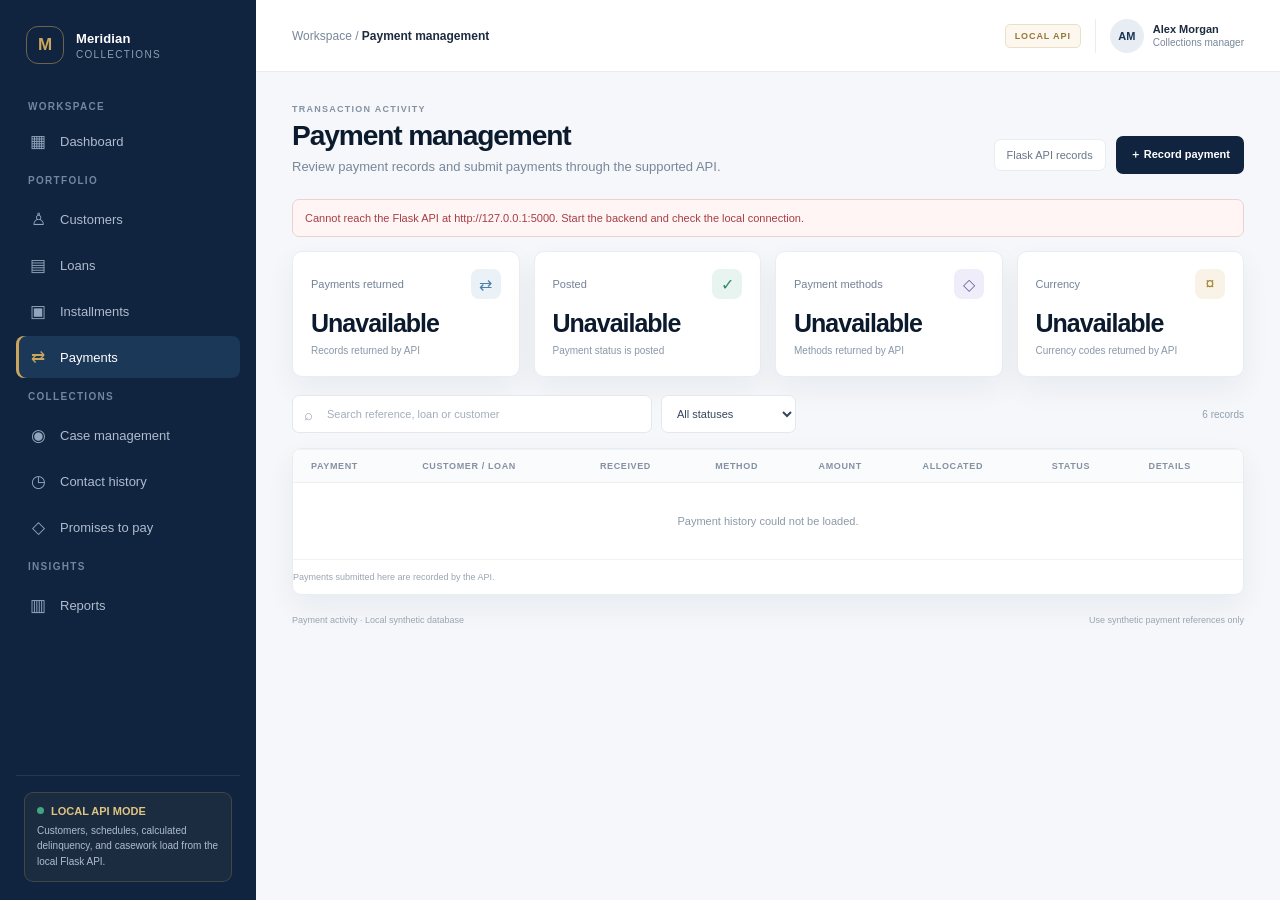
<file: frontend/pages/payments.html>
<!doctype html>
<html lang="en">
  <head><meta charset="utf-8"><meta name="viewport" content="width=device-width, initial-scale=1"><meta name="theme-color" content="#10233f"><title>Payments · Meridian Collections</title><link rel="stylesheet" href="../css/style.css"></head>
  <body data-page="payments" data-root="../"><div class="app-shell"><aside class="sidebar" id="app-sidebar" aria-label="Main navigation"></aside><div class="sidebar-scrim" data-sidebar-close></div><div class="workspace"><header class="topbar" id="app-topbar"></header>
    <main class="main-content">
      <div class="page-heading"><div><p class="eyebrow">TRANSACTION ACTIVITY</p><h1>Payment management</h1><p class="page-subtitle">Review payment records and submit payments through the supported API.</p></div><div class="heading-actions"><span class="date-chip">Flask API records</span><button class="button button-primary" type="button" data-action="add-payment">＋ Record payment</button></div></div>
      <section class="metric-grid">
        <article class="metric-card"><div class="metric-top"><span class="metric-label">Payments returned</span><span class="metric-icon icon-blue">⇄</span></div><strong class="metric-value">Loading</strong><span class="metric-foot">Records returned by API</span></article>
        <article class="metric-card"><div class="metric-top"><span class="metric-label">Posted</span><span class="metric-icon icon-green">✓</span></div><strong class="metric-value">Loading</strong><span class="metric-foot">Payment status is posted</span></article>
        <article class="metric-card"><div class="metric-top"><span class="metric-label">Payment methods</span><span class="metric-icon icon-violet">◇</span></div><strong class="metric-value">Loading</strong><span class="metric-foot">Methods returned by API</span></article>
        <article class="metric-card"><div class="metric-top"><span class="metric-label">Currency</span><span class="metric-icon icon-gold">¤</span></div><strong class="metric-value">Loading</strong><span class="metric-foot">Currency codes returned by API</span></article>
      </section>
      <section class="filter-bar">
        <label class="search-field"><span class="search-icon" aria-hidden="true">⌕</span><input class="form-control" type="search" placeholder="Search reference, loan or customer" aria-label="Search payments" data-filter-table="#payment-table" data-status-filter="#payment-status"></label>
        <select class="form-control" id="payment-status" aria-label="Filter payment status"><option value="">All statuses</option><option value="posted">Posted</option><option value="pending">Pending</option><option value="reversed">Reversed</option></select>
        <span class="table-count" data-visible-count>6 records</span>
      </section>
      <section class="table-shell"><div class="table-wrap"><table class="data-table" id="payment-table"><thead><tr><th>Payment</th><th>Customer / Loan</th><th>Received</th><th>Method</th><th>Amount</th><th>Allocated</th><th>Status</th><th>Details</th></tr></thead><tbody>
        <tr data-status="posted" data-search="pay-000013 syn-ref-2026-0013 zoya singh lon-000006 mobile wallet"><td><span class="primary-cell">PAY-000013</span><small>SYN-REF-2026-0013</small></td><td>Zoya Singh<small>LON-000006</small></td><td>12 Oct 2026</td><td>Mobile wallet</td><td class="amount-cell">₹ 10,000</td><td>₹ 10,000</td><td><span class="badge badge-success">Posted</span></td><td><button class="table-action" type="button" data-action="show-details">View</button></td></tr>
        <tr data-status="posted" data-search="pay-000012 syn-ref-2026-0012 zoya singh lon-000006 debit card"><td><span class="primary-cell">PAY-000012</span><small>SYN-REF-2026-0012</small></td><td>Zoya Singh<small>LON-000006</small></td><td>03 Sep 2026</td><td>Debit card</td><td class="amount-cell">₹ 36,750</td><td>₹ 36,750</td><td><span class="badge badge-success">Posted</span></td><td><button class="table-action" type="button" data-action="demo-action" data-message="Payment details are available in the synthetic history preview.">View</button></td></tr>
        <tr data-status="posted" data-search="pay-000010 syn-ref-2026-0010 isha kapoor lon-000004 bank transfer"><td><span class="primary-cell">PAY-000010</span><small>SYN-REF-2026-0010</small></td><td>Isha Kapoor<small>LON-000004</small></td><td>02 Sep 2026</td><td>Bank transfer</td><td class="amount-cell">₹ 20,600</td><td>₹ 20,600</td><td><span class="badge badge-success">Posted</span></td><td><button class="table-action" type="button" data-action="demo-action">View</button></td></tr>
        <tr data-status="posted" data-search="pay-000007 syn-ref-2026-0007 dev bose lon-000003 mobile wallet"><td><span class="primary-cell">PAY-000007</span><small>SYN-REF-2026-0007</small></td><td>Dev Bose<small>LON-000003</small></td><td>12 Oct 2026</td><td>Mobile wallet</td><td class="amount-cell">₹ 10,000</td><td>₹ 10,000</td><td><span class="badge badge-success">Posted</span></td><td><button class="table-action" type="button" data-action="demo-action">View</button></td></tr>
        <tr data-status="posted" data-search="pay-000005 syn-ref-2026-0005 sana menon lon-000002 bank transfer"><td><span class="primary-cell">PAY-000005</span><small>SYN-REF-2026-0005</small></td><td>Sana Menon<small>LON-000002</small></td><td>15 Oct 2026</td><td>Bank transfer</td><td class="amount-cell">₹ 9,500</td><td>₹ 9,500</td><td><span class="badge badge-success">Posted</span></td><td><button class="table-action" type="button" data-action="demo-action">View</button></td></tr>
        <tr data-status="posted" data-search="pay-000001 syn-ref-2026-0001 vikram patel lon-000001 bank transfer"><td><span class="primary-cell">PAY-000001</span><small>SYN-REF-2026-0001</small></td><td>Vikram Patel<small>LON-000001</small></td><td>05 Jul 2026</td><td>Bank transfer</td><td class="amount-cell">₹ 42,400</td><td>₹ 42,400</td><td><span class="badge badge-success">Posted</span></td><td><button class="table-action" type="button" data-action="demo-action">View</button></td></tr>
      </tbody></table></div><div class="panel-footer-note">Payments submitted here are recorded by the API.</div></section>
      <div class="page-footer"><span>Payment activity · Local synthetic database</span><span>Use synthetic payment references only</span></div>
    </main></div><div class="toast-region" aria-live="polite" aria-atomic="true"></div></div>
    <dialog class="dialog" id="payment-dialog" aria-labelledby="payment-dialog-title"><div class="dialog-header"><div><p class="eyebrow">PAYMENT ENTRY</p><h2 id="payment-dialog-title">Record a payment</h2></div><button class="icon-button" type="button" data-action="close-dialog" aria-label="Close dialog">×</button></div><div class="dialog-body">
      <div class="message" id="payment-form-message" role="status"></div>
      <form id="payment-form">
        <div class="form-grid">
          <div class="form-field"><label for="payment-loan">Loan ID</label><select class="form-control" id="payment-loan" name="loan_id" required><option value="">Choose a loan</option><option value="LON-000001">LON-000001 · Vikram Patel</option><option value="LON-000002">LON-000002 · Sana Menon</option><option value="LON-000003">LON-000003 · Dev Bose</option><option value="LON-000004">LON-000004 · Isha Kapoor</option><option value="LON-000006">LON-000006 · Zoya Singh</option></select></div>
          <div class="form-field"><label for="payment-amount">Amount (loan currency)</label><input class="form-control" id="payment-amount" name="amount" type="number" min="0.01" step="0.01" required></div>
          <div class="form-field"><label for="payment-method">Payment method</label><select class="form-control" id="payment-method" name="method" required><option value="">Choose a method</option><option>Bank transfer</option><option>Debit card</option><option>Cash</option><option>Mobile wallet</option><option>Direct debit</option></select></div>
          <div class="form-field"><label for="payment-date">Received date</label><input class="form-control" id="payment-date" name="date" type="date" required></div>
          <div class="form-field form-field-full"><label for="payment-reference">Reference</label><input class="form-control" id="payment-reference" name="reference" type="text" maxlength="64" required placeholder="e.g. DEMO-REC-2026-001"></div>
        </div>
        <p class="form-hint">Payment amount is entered in the selected loan currency. The API allocates eligible amounts automatically.</p>
        <div class="dialog-actions"><button class="button button-secondary" type="button" data-action="close-dialog">Cancel</button><button class="button button-primary" type="submit">Record payment</button></div>
      </form>
    </div></dialog>
    <dialog class="dialog" id="record-dialog" aria-labelledby="record-dialog-title"><div class="dialog-header"><div><p class="eyebrow">TRANSACTION DETAILS</p><h2 id="record-dialog-title">Payment details</h2></div><button class="icon-button" type="button" data-action="close-dialog" aria-label="Close details">×</button></div><div class="dialog-body" data-dialog-content></div></dialog>
    <script src="../js/api.js"></script><script src="../js/app.js"></script><script src="../js/payments.js"></script>
  </body>
</html>
</file>
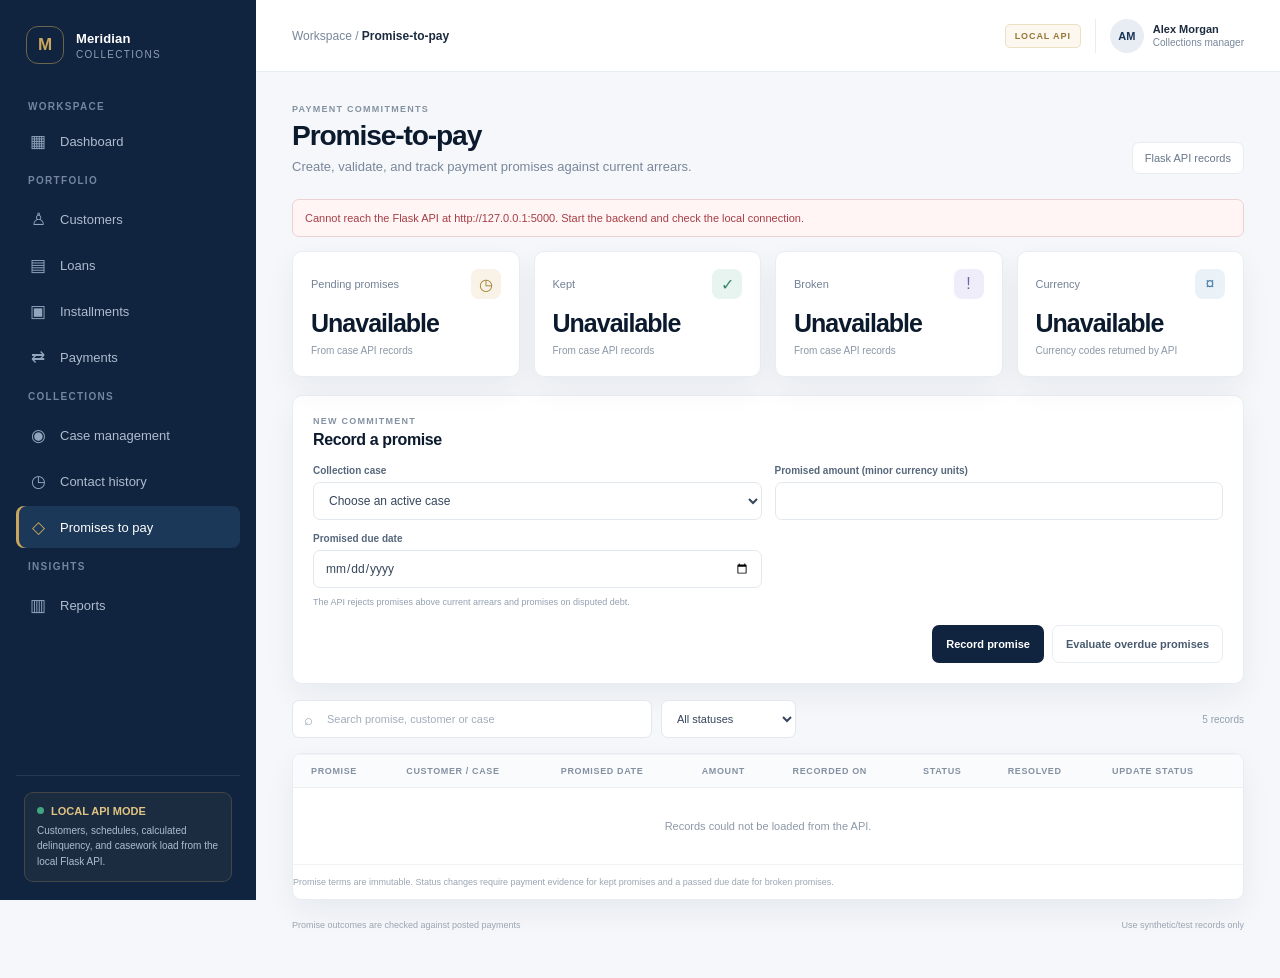
<file: frontend/pages/promises.html>
<!doctype html>
<html lang="en">
  <head><meta charset="utf-8"><meta name="viewport" content="width=device-width, initial-scale=1"><meta name="theme-color" content="#10233f"><title>Promises to pay · Meridian Collections</title><link rel="stylesheet" href="../css/style.css"></head>
  <body data-page="promises" data-root="../"><div class="app-shell"><aside class="sidebar" id="app-sidebar" aria-label="Main navigation"></aside><div class="sidebar-scrim" data-sidebar-close></div><div class="workspace"><header class="topbar" id="app-topbar"></header>
    <main class="main-content">
      <div class="page-heading"><div><p class="eyebrow">PAYMENT COMMITMENTS</p><h1>Promise-to-pay</h1><p class="page-subtitle">Create, validate, and track payment promises against current arrears.</p></div><div class="heading-actions"><span class="date-chip">Flask API records</span></div></div>
      <section class="metric-grid">
        <article class="metric-card"><div class="metric-top"><span class="metric-label">Pending promises</span><span class="metric-icon icon-gold">◷</span></div><strong class="metric-value">Loading</strong><span class="metric-foot">From case API records</span></article>
        <article class="metric-card"><div class="metric-top"><span class="metric-label">Kept</span><span class="metric-icon icon-green">✓</span></div><strong class="metric-value">Loading</strong><span class="metric-foot">From case API records</span></article>
        <article class="metric-card"><div class="metric-top"><span class="metric-label">Broken</span><span class="metric-icon icon-violet">!</span></div><strong class="metric-value">Loading</strong><span class="metric-foot">From case API records</span></article>
        <article class="metric-card"><div class="metric-top"><span class="metric-label">Currency</span><span class="metric-icon icon-blue">¤</span></div><strong class="metric-value">Loading</strong><span class="metric-foot">Currency codes returned by API</span></article>
      </section>
      <section class="panel" style="margin-bottom:16px" aria-label="Create a promise to pay">
        <div class="panel-header"><div><p class="eyebrow">NEW COMMITMENT</p><h2>Record a promise</h2></div></div>
        <form id="promise-form"><div class="form-grid">
          <div class="form-field"><label for="promise-case">Collection case</label><select class="form-control" id="promise-case" name="case_id" required><option value="">Choose an active case</option></select></div>
          <div class="form-field"><label for="promise-amount">Promised amount (minor currency units)</label><input class="form-control" id="promise-amount" name="amount_minor" type="number" min="1" step="1" required></div>
          <div class="form-field"><label for="promise-due-date">Promised due date</label><input class="form-control" id="promise-due-date" name="due_date" type="date" required></div>
        </div><p class="form-hint">The API rejects promises above current arrears and promises on disputed debt.</p>
        <div class="message" id="promise-form-message" role="status"></div><div class="dialog-actions"><button class="button button-primary" type="submit">Record promise</button><button class="button button-secondary" type="button" data-action="evaluate-promises">Evaluate overdue promises</button></div></form>
      </section>
      <section class="filter-bar"><label class="search-field"><span class="search-icon" aria-hidden="true">⌕</span><input class="form-control" type="search" placeholder="Search promise, customer or case" aria-label="Search promises" data-filter-table="#promise-table" data-status-filter="#promise-status"></label><select class="form-control" id="promise-status" aria-label="Filter promise status"><option value="">All statuses</option><option value="pending">Pending</option><option value="kept">Kept</option><option value="broken">Broken</option><option value="cancelled">Cancelled</option></select><span class="table-count" data-visible-count>Loading</span></section>
      <section class="table-shell"><div class="table-wrap"><table class="data-table" id="promise-table"><thead><tr><th>Promise</th><th>Customer / case</th><th>Promised date</th><th>Amount</th><th>Recorded on</th><th>Status</th><th>Resolved</th><th>Update status</th></tr></thead><tbody>
        <tr data-status="pending" data-search="ptp-000001 vikram patel cas-000001 25 oct 2026"><td><span class="primary-cell">PTP-000001</span><small>CAS-000001</small></td><td>Vikram Patel<small>LON-000001</small></td><td>25 Oct 2026</td><td class="amount-cell">₹ 50,000</td><td>20 Oct 2026</td><td><span class="badge badge-warning">Pending</span></td><td>—</td></tr>
        <tr data-status="kept" data-search="ptp-000002 sana menon cas-000002 15 oct 2026"><td><span class="primary-cell">PTP-000002</span><small>CAS-000002</small></td><td>Sana Menon<small>LON-000002</small></td><td>15 Oct 2026</td><td class="amount-cell">₹ 9,500</td><td>10 Oct 2026</td><td><span class="badge badge-success">Kept</span></td><td>15 Oct 2026</td></tr>
        <tr data-status="broken" data-search="ptp-000003 dev bose cas-000003 5 oct 2026"><td><span class="primary-cell">PTP-000003</span><small>CAS-000003</small></td><td>Dev Bose<small>LON-000003</small></td><td>05 Oct 2026</td><td class="amount-cell">₹ 80,000</td><td>20 Aug 2026</td><td><span class="badge badge-danger">Broken</span></td><td>06 Oct 2026</td></tr>
        <tr data-status="pending" data-search="ptp-000004 isha kapoor cas-000004 26 oct 2026"><td><span class="primary-cell">PTP-000004</span><small>CAS-000004</small></td><td>Isha Kapoor<small>LON-000004</small></td><td>26 Oct 2026</td><td class="amount-cell">₹ 20,450</td><td>15 Oct 2026</td><td><span class="badge badge-warning">Pending</span></td><td>—</td></tr>
        <tr data-status="pending" data-search="ptp-000005 zoya singh cas-000005 27 oct 2026"><td><span class="primary-cell">PTP-000005</span><small>CAS-000005</small></td><td>Zoya Singh<small>LON-000006</small></td><td>27 Oct 2026</td><td class="amount-cell">₹ 26,400</td><td>16 Oct 2026</td><td><span class="badge badge-warning">Pending</span></td><td>—</td></tr>
      </tbody></table></div><div class="panel-footer-note">Promise terms are immutable. Status changes require payment evidence for kept promises and a passed due date for broken promises.</div></section>
      <div class="page-footer"><span>Promise outcomes are checked against posted payments</span><span>Use synthetic/test records only</span></div>
    </main></div><div class="toast-region" aria-live="polite" aria-atomic="true"></div></div>
    <script src="../js/api.js"></script><script src="../js/app.js"></script><script src="../js/collections.js"></script>
  </body>
</html>
</file>
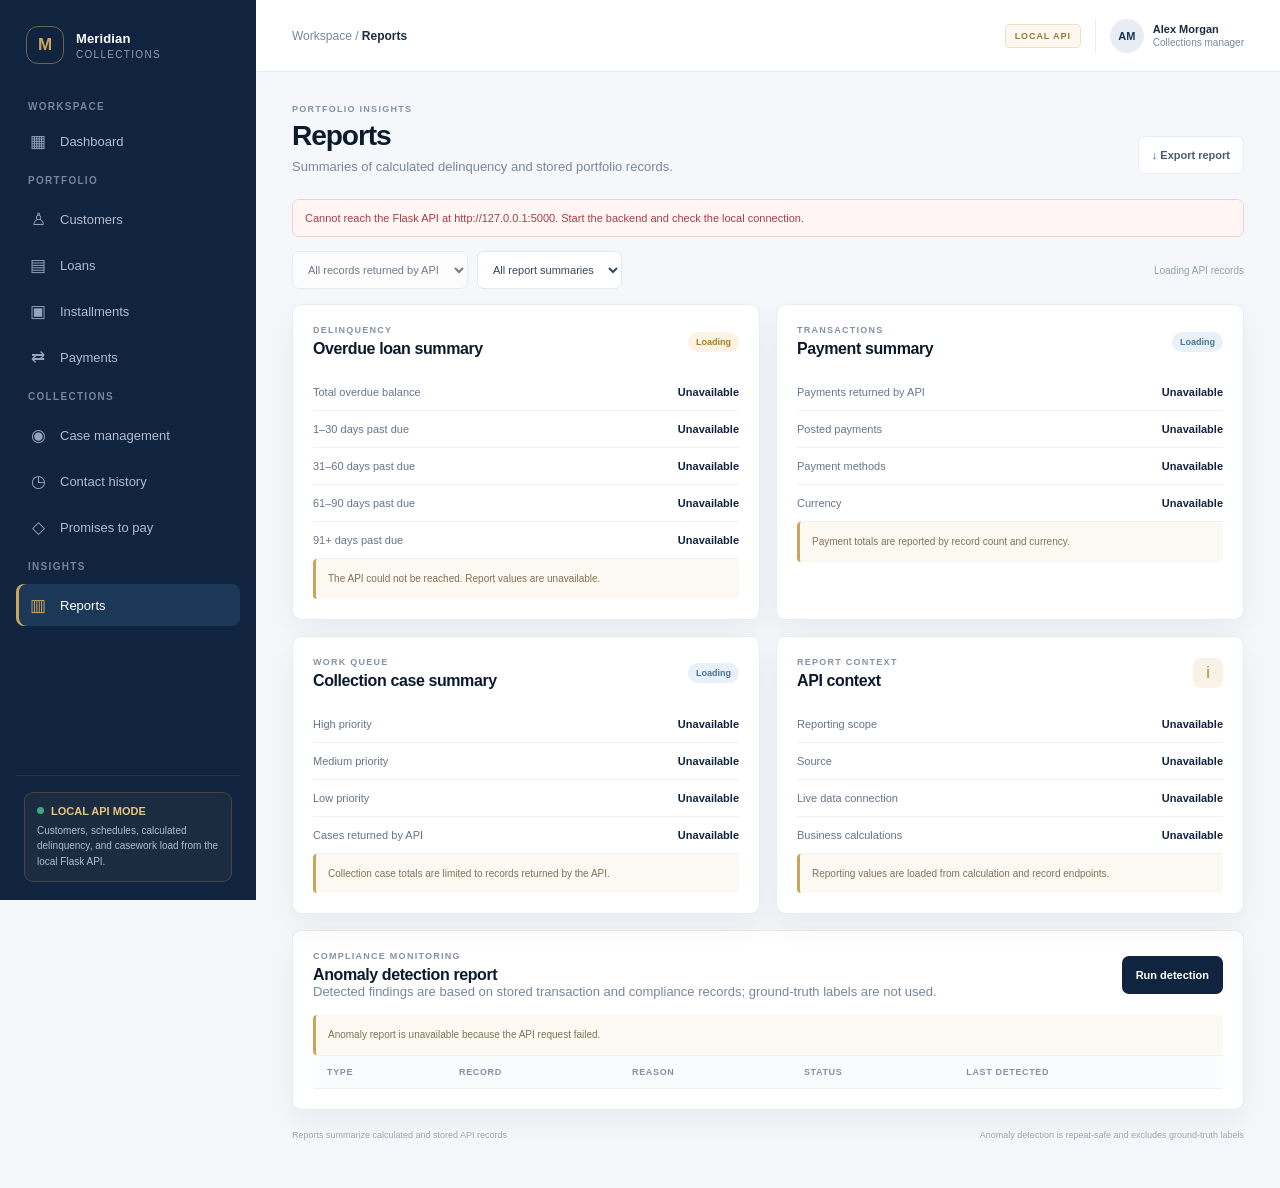
<file: frontend/pages/reports.html>
<!doctype html>
<html lang="en">
  <head><meta charset="utf-8"><meta name="viewport" content="width=device-width, initial-scale=1"><meta name="theme-color" content="#10233f"><title>Reports · Meridian Collections</title><link rel="stylesheet" href="../css/style.css"></head>
  <body data-page="reports" data-root="../"><div class="app-shell"><aside class="sidebar" id="app-sidebar" aria-label="Main navigation"></aside><div class="sidebar-scrim" data-sidebar-close></div><div class="workspace"><header class="topbar" id="app-topbar"></header>
    <main class="main-content">
      <div class="page-heading"><div><p class="eyebrow">PORTFOLIO INSIGHTS</p><h1>Reports</h1><p class="page-subtitle">Summaries of calculated delinquency and stored portfolio records.</p></div><div class="heading-actions"><button class="button button-secondary" type="button" data-action="download-report">↓ Export report</button></div></div>
      <section class="filter-bar" aria-label="Report filters"><select class="form-control" id="report-period" aria-label="Report period" disabled><option>All records returned by API</option></select><select class="form-control" id="report-type" aria-label="Report type"><option value="portfolio">All report summaries</option><option value="overdue">Overdue loans</option><option value="payments">Payments</option><option value="collections">Collections</option></select><span class="table-count">Loading API records</span></section>
      <section class="reports-grid">
        <article class="panel">
          <div class="panel-header"><div><p class="eyebrow">DELINQUENCY</p><h2>Overdue loan summary</h2></div><span class="badge badge-warning">Loading</span></div>
          <div class="report-stat"><span>Total overdue balance</span><strong>Loading</strong></div>
          <div class="report-stat"><span>1–30 days past due</span><strong>Loading</strong></div>
          <div class="report-stat"><span>31–60 days past due</span><strong>Loading</strong></div>
          <div class="report-stat"><span>61–90 days past due</span><strong>Loading</strong></div>
          <div class="report-stat"><span>91+ days past due</span><strong>Loading</strong></div>
          <div class="report-note">Calculated from schedules and posted payment allocations.</div>
        </article>
        <article class="panel">
          <div class="panel-header"><div><p class="eyebrow">TRANSACTIONS</p><h2>Payment summary</h2></div><span class="badge badge-info">Loading</span></div>
          <div class="report-stat"><span>Payments returned by API</span><strong>Loading</strong></div>
          <div class="report-stat"><span>Posted payments</span><strong>Loading</strong></div>
          <div class="report-stat"><span>Payment methods</span><strong>Loading</strong></div>
          <div class="report-stat"><span>Currency</span><strong>Loading</strong></div>
          <div class="report-note">Payment totals are reported by record count and currency.</div>
        </article>
        <article class="panel">
          <div class="panel-header"><div><p class="eyebrow">WORK QUEUE</p><h2>Collection case summary</h2></div><span class="badge badge-info">Loading</span></div>
          <div class="report-stat"><span>High priority</span><strong>Loading</strong></div>
          <div class="report-stat"><span>Medium priority</span><strong>Loading</strong></div>
          <div class="report-stat"><span>Low priority</span><strong>Loading</strong></div>
          <div class="report-stat"><span>Cases returned by API</span><strong>Loading</strong></div>
          <div class="report-note">Collection case totals are limited to records returned by the API.</div>
        </article>
        <article class="panel">
          <div class="panel-header"><div><p class="eyebrow">REPORT CONTEXT</p><h2>API context</h2></div><span class="metric-icon icon-gold">i</span></div>
          <div class="report-stat"><span>Reporting scope</span><strong id="report-date-label">Loading</strong></div>
          <div class="report-stat"><span>Source</span><strong>Loading</strong></div>
          <div class="report-stat"><span>Live data connection</span><strong>Loading</strong></div>
          <div class="report-stat"><span>Business calculations</span><strong>Loading</strong></div>
          <div class="report-note">Reporting values are loaded from calculation and record endpoints.</div>
        </article>
      </section>
      <section class="panel" style="margin-top:16px" aria-label="Anomaly report">
        <div class="panel-header panel-header-wrap"><div><p class="eyebrow">COMPLIANCE MONITORING</p><h2>Anomaly detection report</h2><p class="page-subtitle">Detected findings are based on stored transaction and compliance records; ground-truth labels are not used.</p></div><button class="button button-primary" type="button" data-action="detect-anomalies">Run detection</button></div>
        <div class="report-note" data-anomaly-summary>Loading anomaly report…</div>
        <div class="table-wrap"><table class="data-table" id="anomaly-table"><thead><tr><th>Type</th><th>Record</th><th>Reason</th><th>Status</th><th>Last detected</th></tr></thead><tbody></tbody></table></div>
      </section>
      <div class="page-footer"><span>Reports summarize calculated and stored API records</span><span>Anomaly detection is repeat-safe and excludes ground-truth labels</span></div>
    </main></div><div class="toast-region" aria-live="polite" aria-atomic="true"></div></div>
    <script src="../js/api.js"></script><script src="../js/app.js"></script><script src="../js/collections.js"></script>
  </body>
</html>
</file>
<file: frontend/css/style.css>
:root {
  color-scheme: light;
  --navy-950: #0c1a2e;
  --navy-900: #10233f;
  --navy-800: #183454;
  --navy-700: #244766;
  --ink: #1d2b3f;
  --muted: #78879a;
  --line: #e8edf2;
  --surface: #ffffff;
  --canvas: #f5f7fa;
  --gold: #c9a65c;
  --gold-soft: #f8f2e7;
  --green: #238263;
  --red: #c04a51;
  --blue: #477ca8;
  --shadow: 0 12px 30px rgba(20, 42, 68, .06);
  font-family: "Segoe UI", Arial, sans-serif;
}

* { box-sizing: border-box; }
html { min-width: 320px; background: var(--canvas); }
body { margin: 0; color: var(--ink); background: var(--canvas); font-size: 14px; }
button, input, select, textarea { font: inherit; }
button, a, select { -webkit-tap-highlight-color: transparent; }
button { cursor: pointer; }
a { color: inherit; text-decoration: none; }
.app-shell { min-height: 100vh; }

.sidebar {
  position: fixed; inset: 0 auto 0 0; z-index: 20; display: flex; flex-direction: column;
  width: 256px; padding: 26px 16px 18px; color: #d6e0eb; background: var(--navy-900);
}
.brand { display: flex; align-items: center; gap: 12px; padding: 0 10px 28px; color: #fff; }
.brand-mark { display: grid; width: 38px; height: 38px; place-items: center; border: 1px solid rgba(201,166,92,.5); border-radius: 12px; color: var(--gold); font: 800 17px "Segoe UI", Arial, sans-serif; }
.brand-title { display: block; font: 700 13px "Segoe UI", Arial, sans-serif; letter-spacing: .01em; }
.brand-caption { display: block; margin-top: 3px; color: #8fa0b4; font-size: 10px; letter-spacing: .13em; text-transform: uppercase; }
.nav-caption { padding: 9px 12px 8px; color: #73869d; font-size: 10px; font-weight: 700; letter-spacing: .13em; text-transform: uppercase; }
.nav-list { display: grid; gap: 4px; }
.nav-link { display: flex; align-items: center; gap: 12px; min-height: 42px; padding: 0 12px; border-radius: 8px; color: #aebccd; font-size: 13px; font-weight: 500; transition: background .18s, color .18s; }
.nav-link:hover { color: #fff; background: rgba(255,255,255,.07); }
.nav-link[aria-current="page"] { color: #fff; background: #1c3858; box-shadow: inset 3px 0 var(--gold); }
.nav-icon { display: grid; width: 20px; place-items: center; color: #91a6bd; font-size: 17px; }
.nav-link[aria-current="page"] .nav-icon { color: var(--gold); }
.sidebar-bottom { margin-top: auto; padding: 16px 8px 0; border-top: 1px solid rgba(255,255,255,.09); }
.demo-note { padding: 12px; border: 1px solid rgba(201,166,92,.22); border-radius: 9px; background: rgba(201,166,92,.07); }
.demo-note strong { display: flex; align-items: center; gap: 7px; color: #e0c483; font-size: 11px; }
.demo-note p { margin: 6px 0 0; color: #aebccd; font-size: 10px; line-height: 1.55; }

.workspace { min-height: 100vh; margin-left: 256px; }
.topbar { position: sticky; top: 0; z-index: 10; display: flex; height: 72px; align-items: center; justify-content: space-between; padding: 0 36px; border-bottom: 1px solid var(--line); background: rgba(255,255,255,.96); backdrop-filter: blur(12px); }
.topbar-left, .topbar-actions, .topbar-user { display: flex; align-items: center; }
.topbar-left { gap: 13px; }
.breadcrumb { color: var(--muted); font-size: 12px; }
.breadcrumb b { color: var(--ink); font-weight: 600; }
.topbar-actions { gap: 14px; }
.demo-label { padding: 6px 9px; border: 1px solid #ecdfc3; border-radius: 5px; background: #fcf8ef; color: #987735; font-size: 9px; font-weight: 700; letter-spacing: .1em; }
.topbar-user { gap: 9px; padding-left: 14px; border-left: 1px solid var(--line); }
.avatar { display: grid; width: 34px; height: 34px; place-items: center; border-radius: 50%; background: #e8edf3; color: var(--navy-800); font-size: 11px; font-weight: 700; }
.user-name { display: block; font-size: 11px; font-weight: 700; }
.user-role { display: block; margin-top: 2px; color: var(--muted); font-size: 10px; }
.menu-toggle { display: none; width: 38px; height: 38px; border: 1px solid var(--line); border-radius: 8px; background: #fff; color: var(--navy-900); font-size: 20px; }
.sidebar-scrim { display: none; }

.main-content { max-width: 1500px; margin: 0 auto; padding: 32px 36px 48px; }
.page-heading { display: flex; align-items: flex-end; justify-content: space-between; gap: 20px; margin-bottom: 25px; }
.page-heading h1 { margin: 5px 0 6px; color: var(--navy-950); font: 800 clamp(23px, 2.2vw, 29px)/1.2 "Segoe UI", Arial, sans-serif; letter-spacing: -.04em; }
.page-subtitle { margin: 0; color: var(--muted); font-size: 13px; }
.eyebrow { margin: 0; color: #8492a2; font-size: 9px; font-weight: 700; letter-spacing: .14em; }
.heading-actions { display: flex; align-items: center; gap: 10px; }
.date-chip { display: inline-flex; align-items: center; gap: 8px; padding: 9px 12px; border: 1px solid var(--line); border-radius: 7px; background: #fff; color: #68778a; font-size: 11px; white-space: nowrap; }
.live-dot, .status-dot { display: inline-block; width: 7px; height: 7px; border-radius: 50%; background: #42a581; }
.button { display: inline-flex; align-items: center; justify-content: center; gap: 8px; min-height: 38px; padding: 0 13px; border: 1px solid transparent; border-radius: 7px; font-size: 11px; font-weight: 700; transition: .18s ease; }
.button:focus-visible, .icon-button:focus-visible, a:focus-visible, input:focus-visible, select:focus-visible, textarea:focus-visible { outline: 3px solid rgba(71,124,168,.28); outline-offset: 2px; }
.button-secondary { border-color: var(--line); background: #fff; color: #4a5b70; }
.button-secondary:hover { border-color: #cbd4df; background: #fbfcfd; }
.button-primary, .button-navy { background: var(--navy-900); color: #fff; }
.button-primary:hover, .button-navy:hover { background: var(--navy-800); }
.button-gold { background: var(--gold); color: #172235; }
.button-danger { border-color: #f0d7d9; background: #fff; color: var(--red); }
.button-block { width: 100%; justify-content: space-between; margin-top: 18px; }
.text-link { color: var(--navy-700); font-size: 11px; font-weight: 700; }
.text-link:hover { color: #a27b2f; }
.icon-link { display: grid; width: 30px; height: 30px; place-items: center; border: 1px solid var(--line); border-radius: 7px; color: var(--navy-700); }
.icon-button { display: inline-grid; width: 30px; height: 30px; place-items: center; border: 1px solid var(--line); border-radius: 7px; background: #fff; color: #5e7084; }
.icon-button:hover { border-color: #cbd4df; color: var(--navy-900); }

.metric-grid { display: grid; grid-template-columns: repeat(4, minmax(0, 1fr)); gap: 14px; margin-bottom: 18px; }
.metric-card, .panel { border: 1px solid var(--line); border-radius: 10px; background: var(--surface); box-shadow: var(--shadow); }
.metric-card { min-height: 126px; padding: 17px 18px; }
.metric-card-alert { border-top: 2px solid var(--gold); }
.metric-top { display: flex; align-items: center; justify-content: space-between; }
.metric-label { color: #738195; font-size: 11px; font-weight: 500; }
.metric-icon { display: grid; width: 30px; height: 30px; place-items: center; border-radius: 8px; font-size: 16px; }
.icon-blue { background: #eaf2f8; color: #4c80a8; }
.icon-violet { background: #f0edfa; color: #7564a5; }
.icon-green { background: #e8f4ef; color: #36876c; }
.icon-gold { background: var(--gold-soft); color: #a68235; }
.metric-value { display: block; margin: 12px 0 5px; color: var(--navy-950); font: 800 25px/1 "Segoe UI", Arial, sans-serif; letter-spacing: -.04em; }
.metric-foot { color: #8a97a7; font-size: 10px; }
.text-positive { color: var(--green); font-weight: 700; }
.dot-warning { margin-right: 5px; background: #d4a842; }

.overview-grid { display: grid; grid-template-columns: minmax(0, 1.72fr) minmax(260px, .9fr); gap: 16px; margin-bottom: 18px; }
.panel { padding: 20px; }
.panel-header { display: flex; align-items: center; justify-content: space-between; gap: 14px; margin-bottom: 16px; }
.panel-header h2 { margin: 5px 0 0; color: var(--navy-950); font: 700 16px "Segoe UI", Arial, sans-serif; letter-spacing: -.025em; }
.overdue-total { display: flex; align-items: center; justify-content: space-between; gap: 10px; padding: 15px 0 18px; border-bottom: 1px solid var(--line); }
.muted-label { display: block; color: #8a97a7; font-size: 10px; }
.overdue-total strong { display: block; margin-top: 6px; color: var(--navy-950); font: 800 24px "Segoe UI", Arial, sans-serif; letter-spacing: -.04em; }
.trend-pill { display: inline-flex; flex-direction: column; gap: 2px; padding: 7px 9px; border-radius: 6px; background: #fbf0ee; color: #bd5b51; font-size: 10px; font-weight: 700; white-space: nowrap; }
.trend-pill small { color: #a99590; font-size: 8px; font-weight: 500; }
.chart-heading { display: flex; align-items: center; justify-content: space-between; margin: 17px 0 11px; color: #58697e; font-size: 10px; font-weight: 600; }
.chart-row { display: grid; grid-template-columns: 90px 1fr 26px; align-items: center; gap: 10px; margin: 11px 0; }
.chart-label { color: #718095; font-size: 10px; }
.chart-track { height: 7px; overflow: hidden; border-radius: 5px; background: #edf1f5; }
.chart-bar { display: block; height: 100%; border-radius: inherit; }
.bar-blue { background: #638caf; }.bar-gold { background: #c9a65c; }.bar-orange { background: #d88c59; }.bar-red { background: #c66d72; }
.chart-row b { color: #53647a; font-size: 10px; text-align: right; }
.case-count { display: flex; align-items: baseline; gap: 8px; margin: 20px 0 17px; }
.case-count strong { color: var(--navy-950); font: 800 36px "Segoe UI", Arial, sans-serif; letter-spacing: -.05em; }
.case-count span { color: var(--muted); font-size: 11px; }
.case-priority-list { display: grid; gap: 13px; padding: 3px 0 1px; }
.case-priority-list > div, .case-priority-list > div > span { display: flex; align-items: center; }
.case-priority-list > div { justify-content: space-between; color: #66768a; font-size: 11px; }
.case-priority-list b { color: var(--navy-900); font-size: 11px; }
.priority-marker { width: 7px; height: 7px; margin-right: 8px; border-radius: 50%; }
.priority-high { background: #c95d61; }.priority-medium { background: #d6aa54; }.priority-low { background: #5e9d82; }
.table-panel { padding: 19px 0 0; }
.table-panel > .panel-header, .table-panel > .panel-footer-note { margin-right: 20px; margin-left: 20px; }
.table-panel .panel-header { margin-bottom: 13px; }
.table-wrap { width: 100%; overflow-x: auto; }
.data-table { width: 100%; border-collapse: collapse; text-align: left; }
.data-table th { padding: 11px 14px; border-top: 1px solid #f0f2f5; border-bottom: 1px solid #edf0f3; background: #fafbfd; color: #8491a1; font-size: 9px; font-weight: 700; letter-spacing: .07em; text-transform: uppercase; white-space: nowrap; }
.data-table td { padding: 12px 14px; border-bottom: 1px solid #eff2f5; color: #536277; font-size: 11px; white-space: nowrap; }
.data-table tbody tr:last-child td { border-bottom: 0; }
.data-table tbody tr:hover { background: #fbfcfe; }
.primary-cell { display: block; color: var(--navy-800); font-weight: 700; }
.data-table td small { display: block; margin-top: 3px; color: #9aa5b2; font-size: 9px; }
.amount-cell { color: var(--navy-950) !important; font-weight: 700; }
.badge { display: inline-flex; align-items: center; gap: 5px; padding: 5px 8px; border-radius: 20px; font-size: 9px; font-weight: 700; }
.badge-success { background: #e8f4ef; color: #338264; }.badge-warning { background: #fbf3e3; color: #a77c28; }.badge-danger { background: #faeaea; color: #b94d53; }.badge-neutral { background: #eef1f4; color: #68788c; }.badge-info { background: #e9f1f8; color: #46749a; }
.panel-footer-note { padding: 12px 0; border-top: 1px solid #f0f2f5; color: #9aa5b2; font-size: 9px; }

.filter-bar { display: flex; flex-wrap: wrap; align-items: center; gap: 9px; margin-bottom: 15px; }
.search-field { position: relative; flex: 1 1 220px; max-width: 360px; }
.search-field .search-icon { position: absolute; top: 50%; left: 12px; transform: translateY(-50%); color: #9aa6b4; font-size: 15px; pointer-events: none; }
.form-control { width: 100%; min-height: 38px; padding: 9px 11px; border: 1px solid #e3e8ee; border-radius: 7px; outline: 0; background: #fff; color: #36465b; font-size: 11px; }
.search-field .form-control { padding-left: 34px; }
.form-control::placeholder { color: #a3adba; }
.form-control:focus { border-color: #7d9bb5; box-shadow: 0 0 0 3px rgba(71,124,168,.1); }
select.form-control { min-width: 135px; width: auto; cursor: pointer; }
.table-count { margin-left: auto; color: #91a0b0; font-size: 10px; }
.table-shell { overflow: hidden; border: 1px solid var(--line); border-radius: 9px; background: #fff; box-shadow: var(--shadow); }
.table-shell .data-table th:first-child, .table-shell .data-table td:first-child { padding-left: 18px; }
.table-shell .data-table th:last-child, .table-shell .data-table td:last-child { padding-right: 18px; }
.empty-row td { padding: 32px 16px !important; color: #8d99a8 !important; text-align: center; white-space: normal; }
.table-action { border: 0; background: transparent; color: var(--navy-700); font-size: 10px; font-weight: 700; }
.table-action:hover { text-decoration: underline; }
.detail-grid { display: grid; grid-template-columns: repeat(2, minmax(0, 1fr)); gap: 12px; }
.detail-item { padding: 10px; border-radius: 7px; background: #f7f9fb; }
.detail-item span { display: block; color: #8794a3; font-size: 9px; }
.detail-item strong { display: block; margin-top: 5px; color: #273951; font-size: 12px; font-weight: 600; overflow-wrap: anywhere; }
.dialog { width: min(520px, calc(100vw - 30px)); max-height: min(88vh, 760px); overflow: auto; padding: 0; border: 0; border-radius: 12px; box-shadow: 0 24px 70px rgba(10,25,42,.25); }
.dialog::backdrop { background: rgba(10,24,41,.52); backdrop-filter: blur(2px); }
.dialog-header { display: flex; align-items: flex-start; justify-content: space-between; gap: 12px; padding: 20px 22px 15px; border-bottom: 1px solid var(--line); }
.dialog-header h2 { margin: 5px 0 0; color: var(--navy-950); font: 700 18px "Segoe UI", Arial, sans-serif; }
.dialog-body { padding: 18px 22px 22px; }
.form-grid { display: grid; grid-template-columns: repeat(2, minmax(0, 1fr)); gap: 13px; }
.form-field { display: grid; gap: 6px; }
.form-field-full { grid-column: 1 / -1; }
.form-field label { color: #56677c; font-size: 10px; font-weight: 700; }
.form-field .form-control { font-size: 12px; }
.form-hint { color: #92a0af; font-size: 9px; }
.dialog-actions { display: flex; justify-content: flex-end; gap: 8px; margin-top: 18px; }
.message { display: none; margin-bottom: 14px; padding: 10px 12px; border-radius: 7px; font-size: 11px; line-height: 1.5; }
.message.is-visible { display: block; }
.message-success { border: 1px solid #cee7d9; background: #f0faf4; color: #287650; }
.message-error { border: 1px solid #efd0d1; background: #fff5f5; color: #a63e45; }
.message-info { border: 1px solid #d6e2ee; background: #f3f8fc; color: #46627e; }
.toast-region { position: fixed; right: 20px; bottom: 20px; z-index: 60; display: grid; gap: 8px; }
.toast { max-width: min(360px, calc(100vw - 40px)); padding: 12px 15px; border: 1px solid #d5e7db; border-radius: 8px; background: #fff; box-shadow: 0 12px 30px rgba(20,42,68,.15); color: #246849; font-size: 11px; animation: toast-in .18s ease-out; }
.toast-error { border-color: #efd0d1; color: #a63e45; }
@keyframes toast-in { from { opacity: 0; transform: translateY(7px); } to { opacity: 1; transform: translateY(0); } }
.status-select { min-height: 31px; padding: 5px 8px; border: 1px solid var(--line); border-radius: 6px; background: #fff; color: #56677c; font-size: 10px; }
.reports-grid { display: grid; grid-template-columns: repeat(2, minmax(0, 1fr)); gap: 16px; }
.report-stat { display: flex; justify-content: space-between; gap: 15px; padding: 12px 0; border-bottom: 1px solid #eff2f5; color: #65758a; font-size: 11px; }
.report-stat:last-child { border-bottom: 0; }
.report-stat strong { color: var(--navy-900); }
.report-note { padding: 12px; border-left: 3px solid var(--gold); border-radius: 4px; background: #fcf9f2; color: #7e7257; font-size: 10px; line-height: 1.55; }
.legend { display: flex; flex-wrap: wrap; gap: 12px; margin-top: 14px; color: #718095; font-size: 9px; }
.legend span { display: inline-flex; align-items: center; gap: 5px; }
.legend i { width: 7px; height: 7px; border-radius: 50%; }
.page-footer { display: flex; justify-content: space-between; gap: 12px; margin-top: 20px; color: #9aa5b2; font-size: 9px; }

@media (max-width: 1100px) {
  .sidebar { width: 228px; }
  .workspace { margin-left: 228px; }
  .topbar { padding: 0 24px; }
  .main-content { padding: 27px 24px 38px; }
  .metric-grid { grid-template-columns: repeat(2, minmax(0, 1fr)); }
}
@media (max-width: 820px) {
  .sidebar { width: 258px; transform: translateX(-105%); transition: transform .22s ease; box-shadow: 16px 0 40px rgba(10,25,42,.2); }
  .sidebar.is-open { transform: translateX(0); }
  .sidebar-scrim.is-open { position: fixed; inset: 0; z-index: 19; display: block; background: rgba(10,24,41,.42); }
  .workspace { margin-left: 0; }
  .menu-toggle { display: grid; place-items: center; }
  .topbar { height: 64px; padding: 0 20px; }
  .main-content { padding: 25px 20px 34px; }
  .overview-grid { grid-template-columns: 1fr; }
}
@media (max-width: 600px) {
  .topbar { padding: 0 14px; }
  .breadcrumb { display: none; }
  .topbar-actions { gap: 8px; }
  .topbar-user { padding-left: 9px; }
  .user-meta { display: none; }
  .main-content { padding: 21px 14px 28px; }
  .page-heading { align-items: flex-start; flex-direction: column; margin-bottom: 18px; }
  .page-heading h1 { font-size: 24px; }
  .heading-actions { width: 100%; flex-wrap: wrap; }
  .date-chip { flex: 1; }
  .metric-grid { gap: 9px; }
  .metric-card { min-height: 115px; padding: 13px; }
  .metric-value { font-size: 22px; }
  .metric-label { font-size: 10px; }
  .panel { padding: 15px; }
  .table-panel { padding: 16px 0 0; }
  .table-panel > .panel-header, .table-panel > .panel-footer-note { margin-right: 14px; margin-left: 14px; }
  .filter-bar { align-items: stretch; }
  .search-field { max-width: none; flex-basis: 100%; }
  .filter-bar select.form-control { flex: 1; min-width: 0; }
  .table-count { width: 100%; margin-left: 0; }
  .reports-grid { grid-template-columns: 1fr; }
  .form-grid { grid-template-columns: 1fr; }
  .form-field-full { grid-column: auto; }
  .date-chip { font-size: 10px; }
  .button span { display: inline; }
  .page-footer { flex-direction: column; }
}
@media (prefers-reduced-motion: reduce) {
  *, *::before, *::after { scroll-behavior: auto !important; animation-duration: .01ms !important; animation-iteration-count: 1 !important; transition-duration: .01ms !important; }
}
</file>
